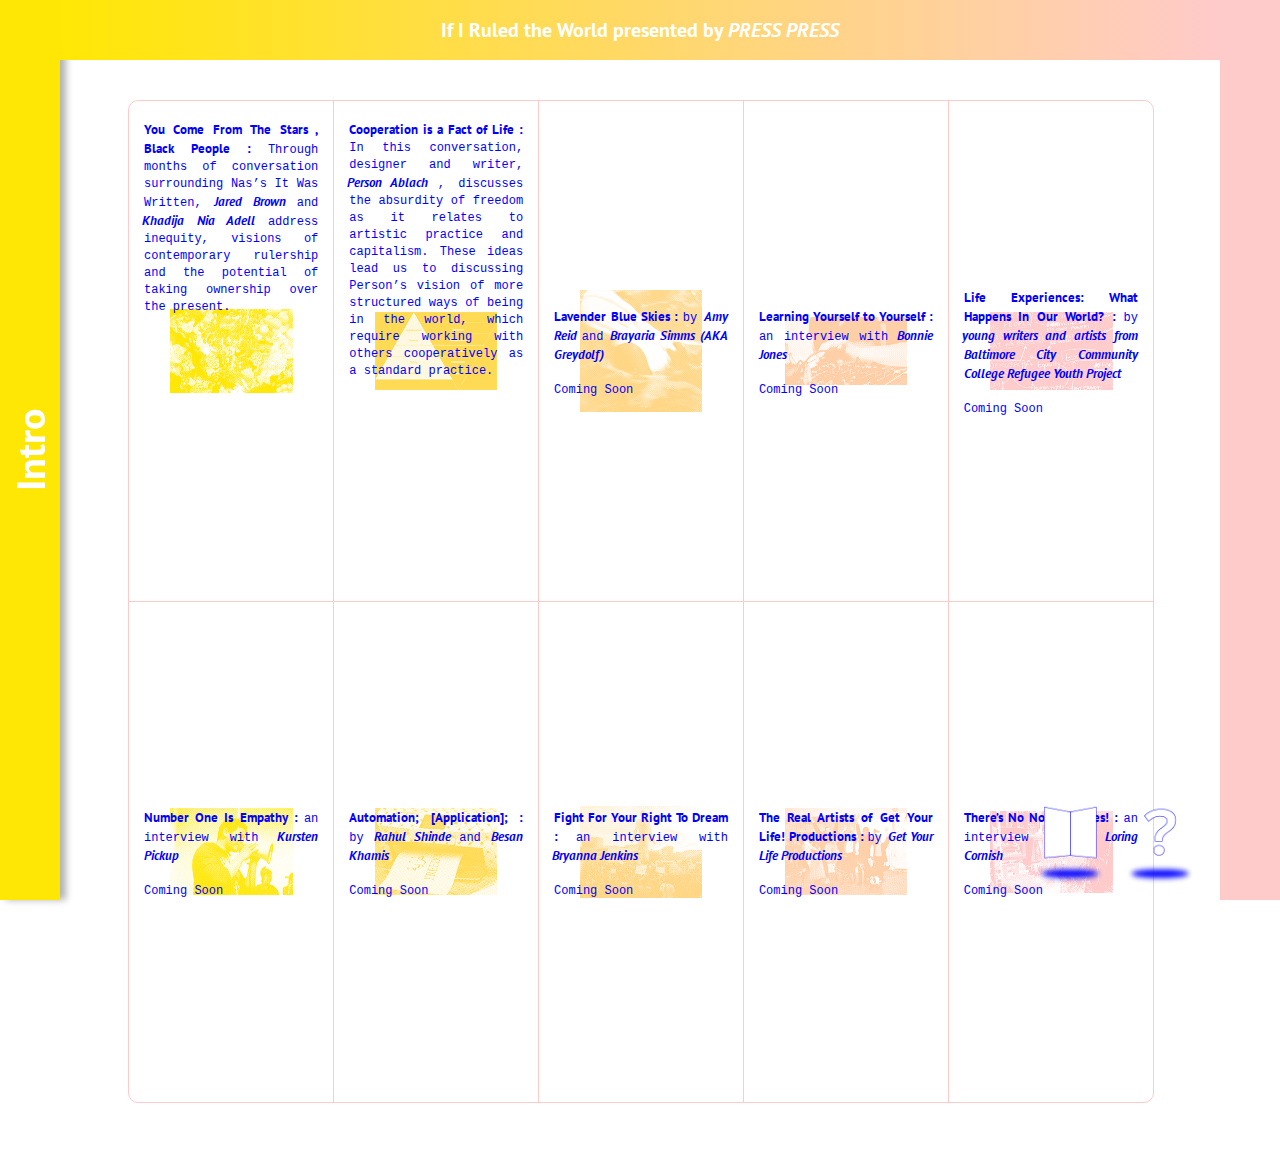
<file: index.html>
<!DOCTYPE html>

<html>

	<head>
		<title>If I Ruled the World</title>

		
		
		<meta name="viewport" content="width=device-width, initial-scale=1.0">
		<link rel="stylesheet" type="text/css" href="css/4.01.css">

		<link rel="apple-touch-icon" sizes="57x57" href="favicons/apple-touch-icon-57x57.png">
		<link rel="apple-touch-icon" sizes="60x60" href="favicons/apple-touch-icon-60x60.png">
		<link rel="apple-touch-icon" sizes="72x72" href="favicons/apple-touch-icon-72x72.png">
		<link rel="apple-touch-icon" sizes="76x76" href="favicons/apple-touch-icon-76x76.png">
		<link rel="apple-touch-icon" sizes="114x114" href="favicons/apple-touch-icon-114x114.png">
		<link rel="apple-touch-icon" sizes="120x120" href="favicons/apple-touch-icon-120x120.png">
		<link rel="apple-touch-icon" sizes="144x144" href="favicons/apple-touch-icon-144x144.png">
		<link rel="apple-touch-icon" sizes="152x152" href="favicons/apple-touch-icon-152x152.png">
		<link rel="apple-touch-icon" sizes="180x180" href="favicons/apple-touch-icon-180x180.png">
		<link rel="icon" type="image/png" href="favicons/favicon-32x32.png" sizes="32x32">
		<link rel="icon" type="image/png" href="favicons/android-chrome-192x192.png" sizes="192x192">
		<link rel="icon" type="image/png" href="favicons/favicon-96x96.png" sizes="96x96">
		<link rel="icon" type="image/png" href="favicons/favicon-16x16.png" sizes="16x16">
		<link rel="manifest" href="favicons/manifest.json">
		<link rel="mask-icon" href="favicons/safari-pinned-tab.svg" color="#0000ff">
		<meta name="msapplication-TileColor" content="#da532c">
		<meta name="msapplication-TileImage" content="favicons/mstile-144x144.png">
		<meta name="theme-color" content="#ffffff">

		<link href='https://fonts.googleapis.com/css?family=PT+Sans+Narrow|PT+Sans:400,700,400italic,700italic|PT+Mono|PT+Serif+Caption:400,400italic' rel='stylesheet' type='text/css'>
	</head>

	<body>
		<div class="container">
			<div class="navigation">
				<div class="intro" id="fade">
					<a class="external-link1" href="intro.html"></a>

					<div class="outer">
						<h1 class="inner1">Intro</h1>
					</div>
					
				</div>

				<div class="intro-close">
						
				</div>

				<div class="intro-text">
					<h3 id="click1">
						click to close
					</h3>
					<h3> 
						<span id="afterwards-title1">CALLING ALL IMAGINATIONS:</span>
						<br>
						<br>
						Last summer in Baltimore, just a few months following the Baltimore Uprising, I started reaching out to possible collaborators for a project that has now become If I Ruled The World. At that time, it felt like the most important thing I could do was to be present with other people who cohabitate the city, to be as aware as possible of the people around me and the vastly different experiences of this city that we all have. I’m not sure that I was able to discreetly identify this at the time; I didn’t know exactly why I was starting this project, but somehow this collection of works and conversations came out of an attempt to be fully present. Starting at that moment, and over the past couple months in Baltimore, for me, to be fully present has meant having conversations, or listening in on conversations, that investigate where freedom and joy exist in Baltimore and where freedom and joy could, but does not yet, exist in Baltimore.  
						<br>
						<br>
						The prompt for this project, taken from Nas’ song “If I Ruled The World” (It Was Written, 1996) featuring Lauryn Hill, is a contradiction itself; on one hand, it asserts that everyone has the right to take up space and envision the world as they want it, but on the other, it claims an old-school, hierarchical way of structuring life. However outdated this question might be, it provoked a series of collaborative, artistic responses and conversations by Baltimore-based creatives and activists, who attempted to find a contemporary way of asking the question itself. Artistic collaborators who stepped into this project did not only contribute content but also defined the direction of the entire project and identified new collaborators to pull in. Thus, this collection of unique voices, works and conversations grew organically over the past few months.
						<br>
						<br>
						When starting this project, my hope was that the prompt would inspire collaborators to imagine their most positive visions of the world, and through that positivity, would be able to thoughtfully and critically investigate the nuances within the struggle for social equity in our city. However, this collection of works evolved to approach art and activism much more broadly, touching on subjects such as health, education, language, public space and more. These themes that emerged in reaction to the on-going threads I set up, questions such as, <span class="italic">What makes you feel free? What is special to you about Baltimore? What do you say 100% yes to?</span> ground this investigation in the idea that activism can take many different forms, and is, at it’s root, something that is strongly tied to the ways we live our lives every single day. Instead of being a call for imagination, this project evolved to investigate and exemplify the concrete actions that can grow out of the audacity and the courage that it takes to imagine the world as you want it to be. 
						<br>
						<br>
						This is a call for more than imagination. <span class="bold">What if you ruled the world? </span>
						<br>
						<br>
						<span id="afterwards-title2">
							Kimi Hanauer
							<br>
							Press Press
						</span>
						<br>
						<br>
					</h3>
				</div>

				<div class="title" id="fade">
					<h1>If I Ruled the World</span> presented by <a href="http://presspress.info/" target="_blank"><span class="italic">PRESS PRESS</a></h1>
				</div>
	
				<div class="afterwards no-shadow" id="fade">
					
					<!-- <a class="external-link2" href="afterwards.html"></a> -->

					<div class="outer">
						<!-- <h1 class="inner2">Afterwards</h1> -->
					</div>
				</div>

				<a title="pdf download" class="pub-link" href="pdf/If-I-Ruled-The-World-2016.pdf" download></a>

				<a class="about-link" href="about.html"></a>
			</div>

			<div class="table-container">
					<ul>
						<li class="tl ch1">
							<a href="ch1.html">&nbsp;</a>

							<p> 
								<span class="ch-title">
									You Come From The Stars , Black People :
								</span> 
								<span class="desc-text">
									Through months of conversation surrounding Nas’s It Was Written,
								</span> 
								<span class="author-name">
									Jared Brown
								</span> and 
								<span class="author-name">
									Khadija Nia Adell
								</span> 
								<span class="desc-text">
									address inequity, visions of contemporary rulership and the potential of taking ownership over the present.
								</span> 
							</p>
						</li>
						<li class="ch2">
							<a href="ch2.html">&nbsp;</a>

							<p> 
								<span class="ch-title">
									Cooperation is a Fact of Life :
								</span> 
								<span class="desc-text">In this conversation, designer and writer,
								</span>
								<span class="author-name">
									Person Ablach
								</span>
								<span class="desc-text">
									, discusses the absurdity of freedom as it relates to artistic practice and capitalism. These ideas lead us to discussing Person’s vision of more structured ways of being in the world, which require working with others cooperatively as a standard practice.
								</span>

							</p>
						</li>
						<li class="ch3">

							<p> 
								<span class="ch-title">
									Lavender Blue Skies :
								</span> 
								<span class="desc-text">by</span>
								<span class="author-name">
									Amy Reid 
								</span> 
								and 
								<span class="author-name">
									Brayaria Simms (AKA Greydolf)
								</span>
								<br>
								<br>
								<span class="desc-text">
									Coming Soon
								</span>
							</p>
						</li>
						<li class="ch4">

							<p> 
								<span class="ch-title">
									Learning Yourself to Yourself :
								</span> 
								<span class="desc-text">an interview with</span>
								<span class="author-name">
									Bonnie Jones
								</span>
								<br>
								<br>
								<span class="desc-text">Coming Soon</span>
							</p>
						</li>
						<li class="tr ch5">

							<p> 
								<span class="ch-title">
									Life Experiences: What Happens In Our World? :
								</span> 
								<span class="desc-text">
									by
								</span>
								<span class="author-name">
									young writers and artists from Baltimore City Community College Refugee Youth Project
								</span>
									<br>
									<br>
								<span class="desc-text">
									Coming Soon
								</span>
							</p>
						</li>


					</ul>

					<ul>
						<li class="no-bottom bl ch6">

							<h2></h2>

							<p> 
								<span class="ch-title">
									Number One Is Empathy :
								</span> 
								<span class="desc-text">
									an interview with
								</span> 
								<span class="author-name">
									Kursten Pickup
								</span>
								<br>
								<br>
								<span class="desc-text">
									Coming Soon
								</span>
							</p>
						</li>
						<li class="no-bottom ch7">

							<p> 
								<span class="ch-title">
									Automation; [Application]; :
								</span> 
								<span class="desc-text">
									by
								</span>
								<span class="author-name">
									Rahul Shinde
								</span> 
								and 
								<span class="author-name">
									Besan Khamis
								</span>
								<br>
								<br>
								<span class="desc-text">
									Coming Soon
								</span>
							</p>
						</li>
						<li class="no-bottom ch8">

							<p> 
								<span class="ch-title"> 
									Fight For Your Right To Dream :
								</span> 
								<span class="desc-text">
									an interview with
								</span> 
								<span class="author-name">
									Bryanna Jenkins
								</span>
								<br>
								<br>
								<span class="desc-text">
									Coming Soon
								</span>
							</p>
						</li>
						<li class="no-bottom ch9">

							<p> 
								<span class="ch-title">
									The Real Artists of Get Your Life! Productions :
								</span> 
								<span class="desc-text">
									by 
								</span>
								<span class="author-name">
									Get Your Life Productions
								</span> 
								<br>
								<br>
								<span class="desc-text">
									Coming Soon
								</span>
							</p>
						</li>
						<li class="no-bottom br ch10">

							<p> 
								<span class="ch-title">
									There’s No No! Only Yes! :
								</span> 
								<span class="desc-text">
									an interview with
								</span> 
								<span class="author-name">
									Loring Cornish
								</span>
								<br>
								<br>
								<span class="desc-text">
									Coming Soon
								</span>
							</p>
						</li>


					</ul>
			</div>

			<h1 class="coming-soon">
				More chapters coming soon!
			</h1>
		</div>

		 <!--  <script src="https://ajax.googleapis.com/ajax/libs/jquery/1.11.3/jquery.min.js"></script> -->
		<script src="js/jquery-1.10.2.min.js"></script> 
		<script src="js/text-load.js"></script>
		
		
	</body>

</html>
</file>
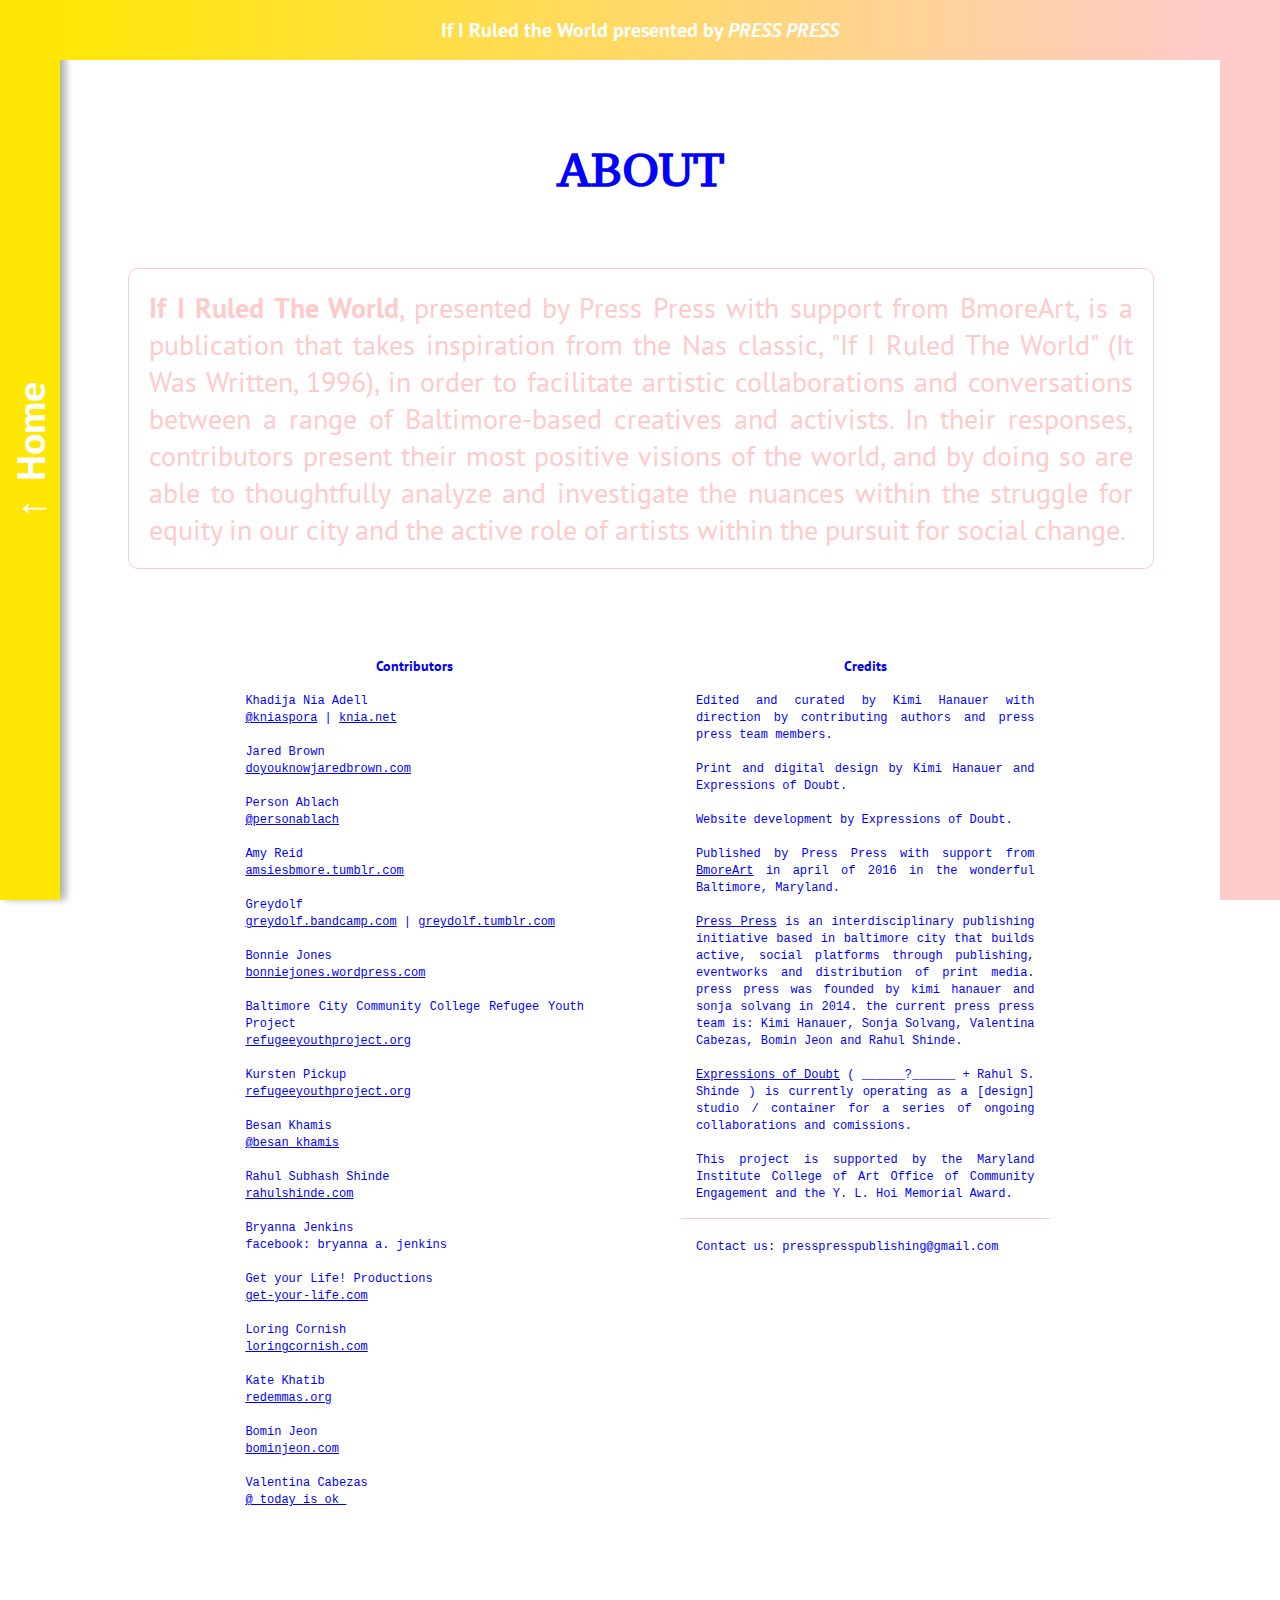
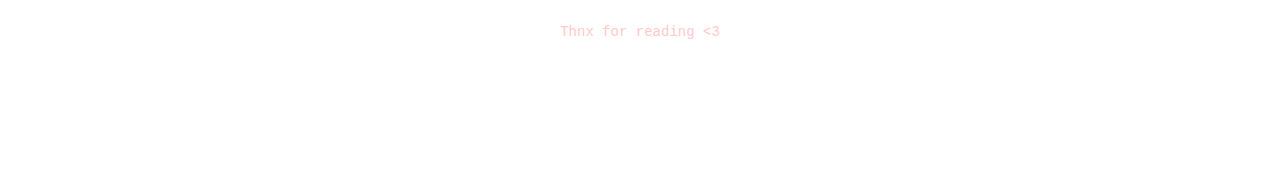
<file: about.html>
<!DOCTYPE html>

<html>

	<head>
		<title>About</title>

		
		
		<meta name="viewport" content="width=device-width, initial-scale=1.0">
		

		<link rel="apple-touch-icon" sizes="57x57" href="favicons/apple-touch-icon-57x57.png">
		<link rel="apple-touch-icon" sizes="60x60" href="favicons/apple-touch-icon-60x60.png">
		<link rel="apple-touch-icon" sizes="72x72" href="favicons/apple-touch-icon-72x72.png">
		<link rel="apple-touch-icon" sizes="76x76" href="favicons/apple-touch-icon-76x76.png">
		<link rel="apple-touch-icon" sizes="114x114" href="favicons/apple-touch-icon-114x114.png">
		<link rel="apple-touch-icon" sizes="120x120" href="favicons/apple-touch-icon-120x120.png">
		<link rel="apple-touch-icon" sizes="144x144" href="favicons/apple-touch-icon-144x144.png">
		<link rel="apple-touch-icon" sizes="152x152" href="favicons/apple-touch-icon-152x152.png">
		<link rel="apple-touch-icon" sizes="180x180" href="favicons/apple-touch-icon-180x180.png">
		<link rel="icon" type="image/png" href="favicons/favicon-32x32.png" sizes="32x32">
		<link rel="icon" type="image/png" href="favicons/android-chrome-192x192.png" sizes="192x192">
		<link rel="icon" type="image/png" href="favicons/favicon-96x96.png" sizes="96x96">
		<link rel="icon" type="image/png" href="favicons/favicon-16x16.png" sizes="16x16">
		<link rel="manifest" href="favicons/manifest.json">
		<link rel="mask-icon" href="favicons/safari-pinned-tab.svg" color="#0000ff">
		<meta name="msapplication-TileColor" content="#da532c">
		<meta name="msapplication-TileImage" content="favicons/mstile-144x144.png">
		<meta name="theme-color" content="#ffffff">
		
		<link href='https://fonts.googleapis.com/css?family=PT+Sans+Narrow|PT+Sans:400,700' rel='stylesheet' type='text/css'>
		
		<link rel="stylesheet" type="text/css" href="css/about.css">
		<link rel="stylesheet" type="text/css" href="css/4.01.css">
		<link rel="stylesheet" type="text/css" href="css/ch1.2.css">

		<link href='https://fonts.googleapis.com/css?family=PT+Sans+Narrow|PT+Sans:400,700,400italic,700italic|PT+Mono|PT+Serif+Caption:400,400italic' rel='stylesheet' type='text/css'>
	</head>

	<body>
		<div class="container">
			<div class="navigation">
				<div class="intro" id="fade">
					<a class="link-back" href="index.html"></a>

					<div class="outer">
						<h1 class="inner1">&#8593;<span class="link-space">_</span>Home</h1>
					</div>
					
				</div>

				<div class="title" id="fade">
					<h1>If I Ruled the World presented by <a href="http://presspress.info/" target="_blank"><span class="italic">PRESS PRESS</span></a></h1>
				</div>
	
				<div class="afterwards no-shadow" id="fade">

					<div class="outer">
						<!-- <h1 class="inner2">Afterwards</h1> -->
					</div>
				</div>
			</div>

			<div class="title-container no-border">
				<h1 class="ch-heading">
					ABOUT 
				</h1>
			</div>

			<div class="content-container no-border">

					<!-- <h1 class="title-intro">
						PRESS PRESS <span class="italic">proudly presents</span>
					</h1> -->

					<h2 class="text-container">
						<span class="bold">If I Ruled The World</span>, presented by Press Press with support from BmoreArt, is a publication that takes inspiration from the Nas classic, "If I Ruled The World" (It Was Written, 1996), in order to facilitate artistic collaborations and conversations between a range of Baltimore-based creatives and activists. In their responses, contributors present their most positive visions of the world, and by doing so are able to thoughtfully analyze and investigate the nuances within the struggle for equity in our city and the active role of artists within the pursuit for social change.
					</h2>
					
					<div class="schedule">
						
						<div class="sat">
							<h1>
								Contributors
							</h1>

							<p>
								Khadija Nia Adell 
								<br>
								<a href="https://www.instagram.com/kniaspora/" target="_blank">@kniaspora</a> |
								<a href="http://www.knia.net/" target="_blank">knia.net</a>
								<br>
								<br>
								Jared Brown
								<br>
								<a href="http://www.doyouknowjaredbrown.com/" target="_blank">doyouknowjaredbrown.com</a>
								<br>
								<br>
								Person Ablach
								<br>
								<a href="https://twitter.com/personablach" target="_blank">@personablach</a>
								<br>
								<br>
								Amy Reid 
								<br>
								<a href="http://amsiesbmore.tumblr.com/" target="_blank">amsiesbmore.tumblr.com</a>
								<br>
								<br>
								Greydolf 
								<br>
								<a href="http://greydolf.bandcamp.com/" target="_blank">greydolf.bandcamp.com</a> | <a href="http://greydolf.tumblr.com/" target="_blank">greydolf.tumblr.com</a>
								<br>
								<br>
								Bonnie Jones
								<br>
								<a href="https://bonniejones.wordpress.com/" target="_blank">bonniejones.wordpress.com</a>
								<br>
								<br>
								Baltimore City Community College Refugee Youth Project
								<br>
								<a href="http://refugeeyouthproject.org/" target="_blank">refugeeyouthproject.org</a>
								<br>
								<br>
								Kursten Pickup
								<br>
								<a href="http://refugeeyouthproject.org/" target="_blank">refugeeyouthproject.org</a>
								<br>
								<br>
								Besan Khamis
								<br>
								<a href="https://www.instagram.com/besan_khamis/" target="_blank">@besan_khamis</a>
								<br>
								<br>
								Rahul Subhash Shinde
								<br>
								<a href="http://rahulshinde.com/" target="_blank">rahulshinde.com</a>
								<br>
								<br>
								Bryanna Jenkins
								<br>
								facebook: bryanna a. jenkins
								<br>
								<br>
								Get your Life! Productions
								<br>
								<a href="http://get-your-life.com/" target="_blank">get-your-life.com</a>
								<br>
								<br>
								Loring Cornish
								<br>
								<a href="http://www.loringcornish.com/" target="_blank">loringcornish.com</a>
								<br>
								<br>
								Kate Khatib 
								<br>
								<a href="https://redemmas.org/" target="_blank">redemmas.org</a>
								<br>
								<br>
								Bomin Jeon
								<br>
								<a href="http://cargocollective.com/BominJeon" target="_blank">bominjeon.com</a>
								<br>
								<br>
								Valentina Cabezas
								<br>
								<a href="https://www.instagram.com/_today_is_ok_/" target="_blank">@_today_is_ok_</a>
							</p>
						</div>

						<div class="sun">
							<h1>
								Credits
							</h1>

							<p class="line-under">
								Edited and curated by Kimi Hanauer with direction by contributing authors and press press team members.
								<br>
								<br>
								Print and digital design by Kimi Hanauer and Expressions of Doubt.  
								<br>
								<br>
								Website development by Expressions of Doubt. 
								<br>
								<br>
								Published by Press Press with support from <a href="http://bmoreart.com/" target="_blank">BmoreArt</a> in april of 2016 in the wonderful Baltimore, Maryland. 
								<br>
								<br>
								<a href="http://presspress.info/" target="_blank">Press Press</a> is an interdisciplinary publishing initiative based in baltimore city that builds active, social platforms through publishing, eventworks and distribution of print media. press press was founded by kimi hanauer and sonja solvang in 2014. the current press press team is: Kimi Hanauer, Sonja Solvang, Valentina Cabezas, Bomin Jeon and Rahul Shinde.
								<br>
								<br>
								<a href="http://or-maybe.info/" target="_blank">Expressions of Doubt</a> ( ______?______ + Rahul S. Shinde ) is currently operating as a [design] studio / container for a series of ongoing collaborations and comissions.
								<br>
								<br>
								This project is supported by the Maryland Institute College of Art Office of Community Engagement and the Y. L. Hoi Memorial Award. 
							</p>

							<p>
								Contact us: presspresspublishing@gmail.com
							</p>
						</div>

					</div>

					<div class="stars-promo">
						<p>
							Thnx for reading <3
						</p>
					</div>
					
			</div>

						
		</div>

		 <!--  <script src="https://ajax.googleapis.com/ajax/libs/jquery/1.11.3/jquery.min.js"></script> -->
		<script src="js/jquery-1.10.2.min.js"></script>
		
		
	</body>

</html>
</file>
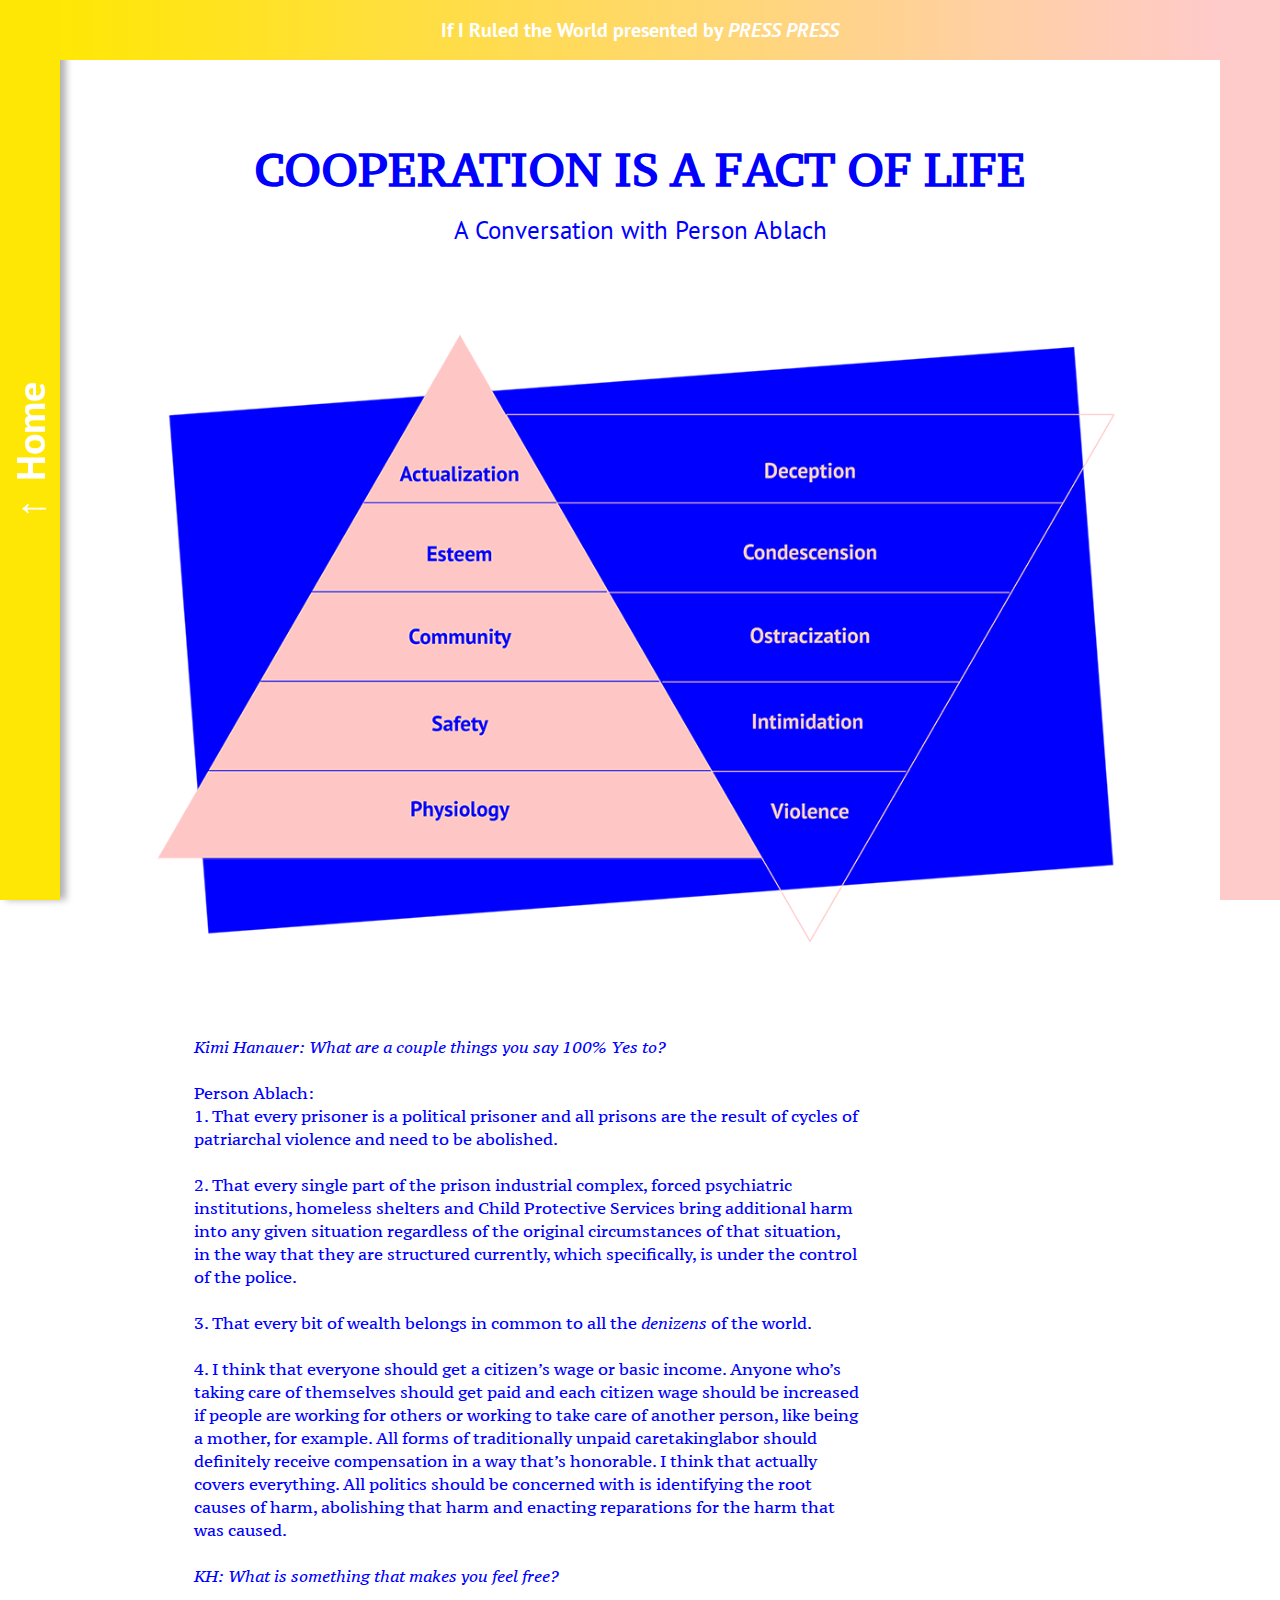
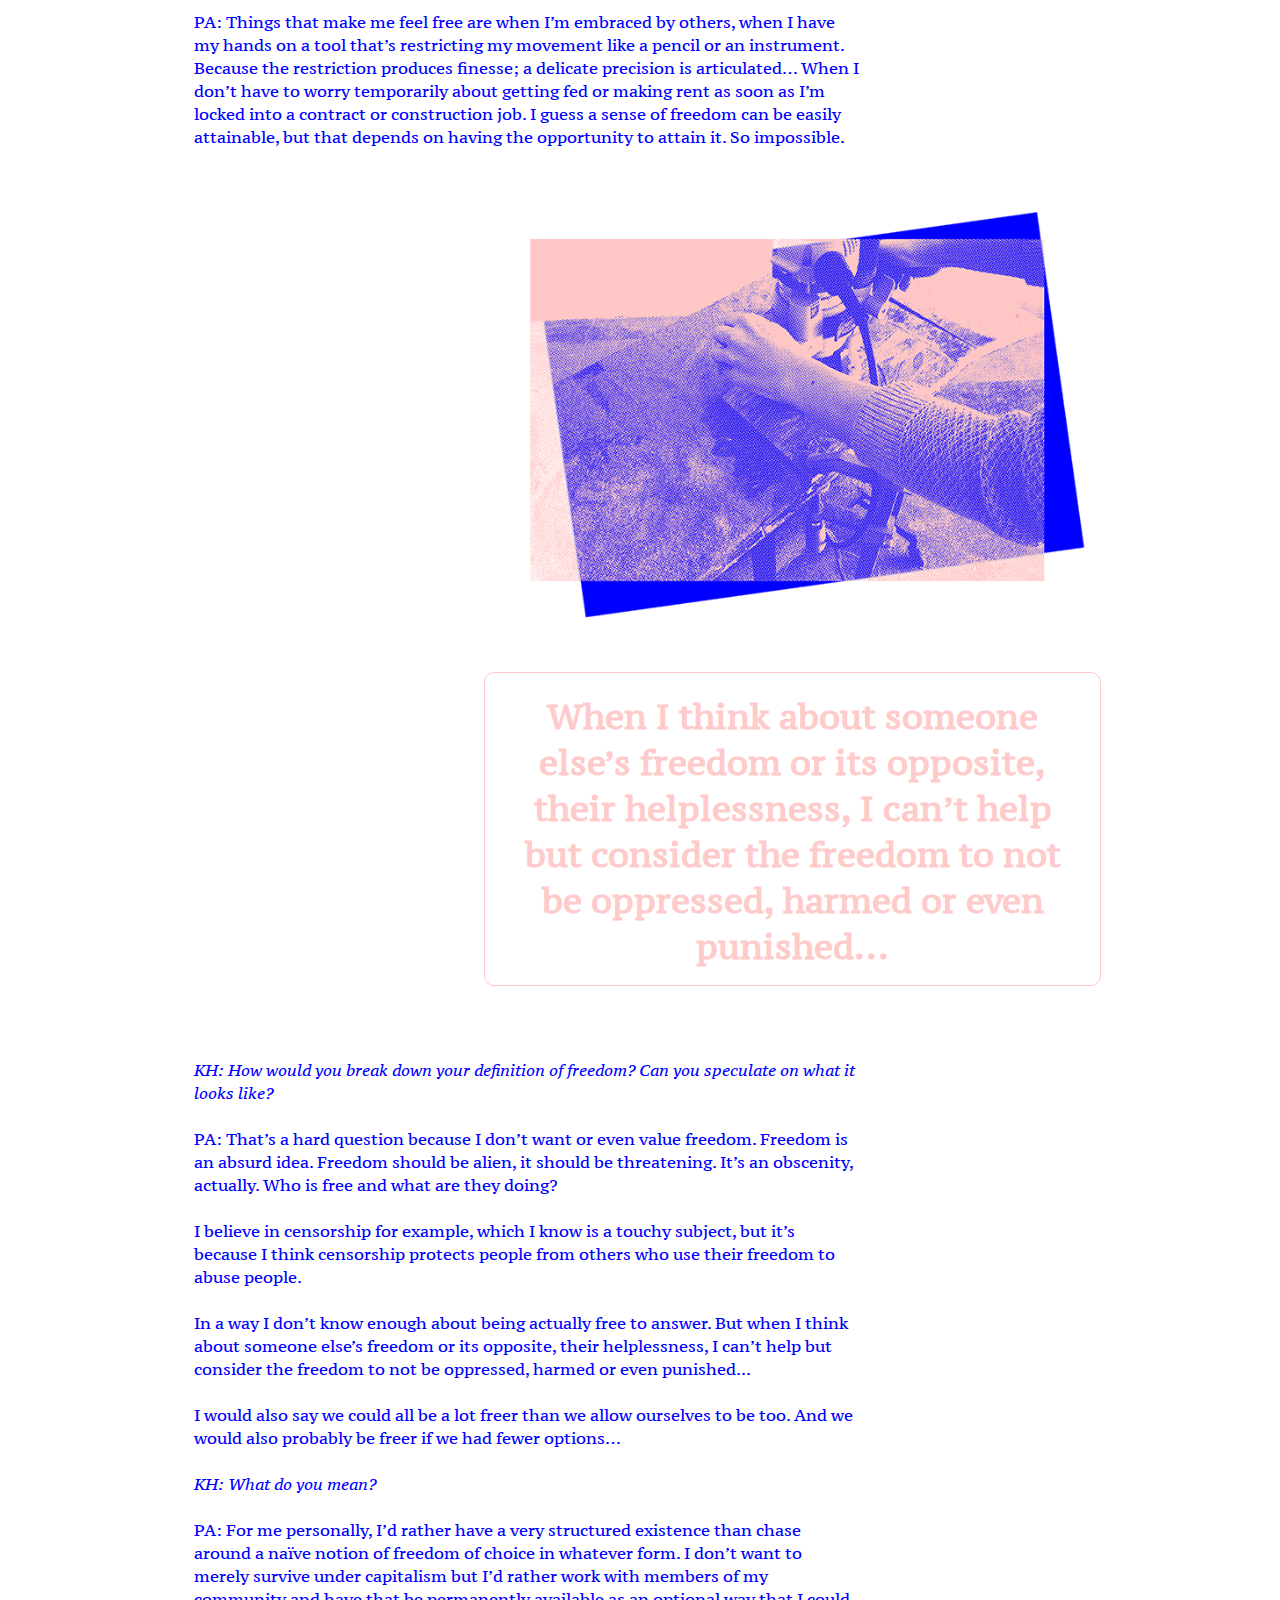
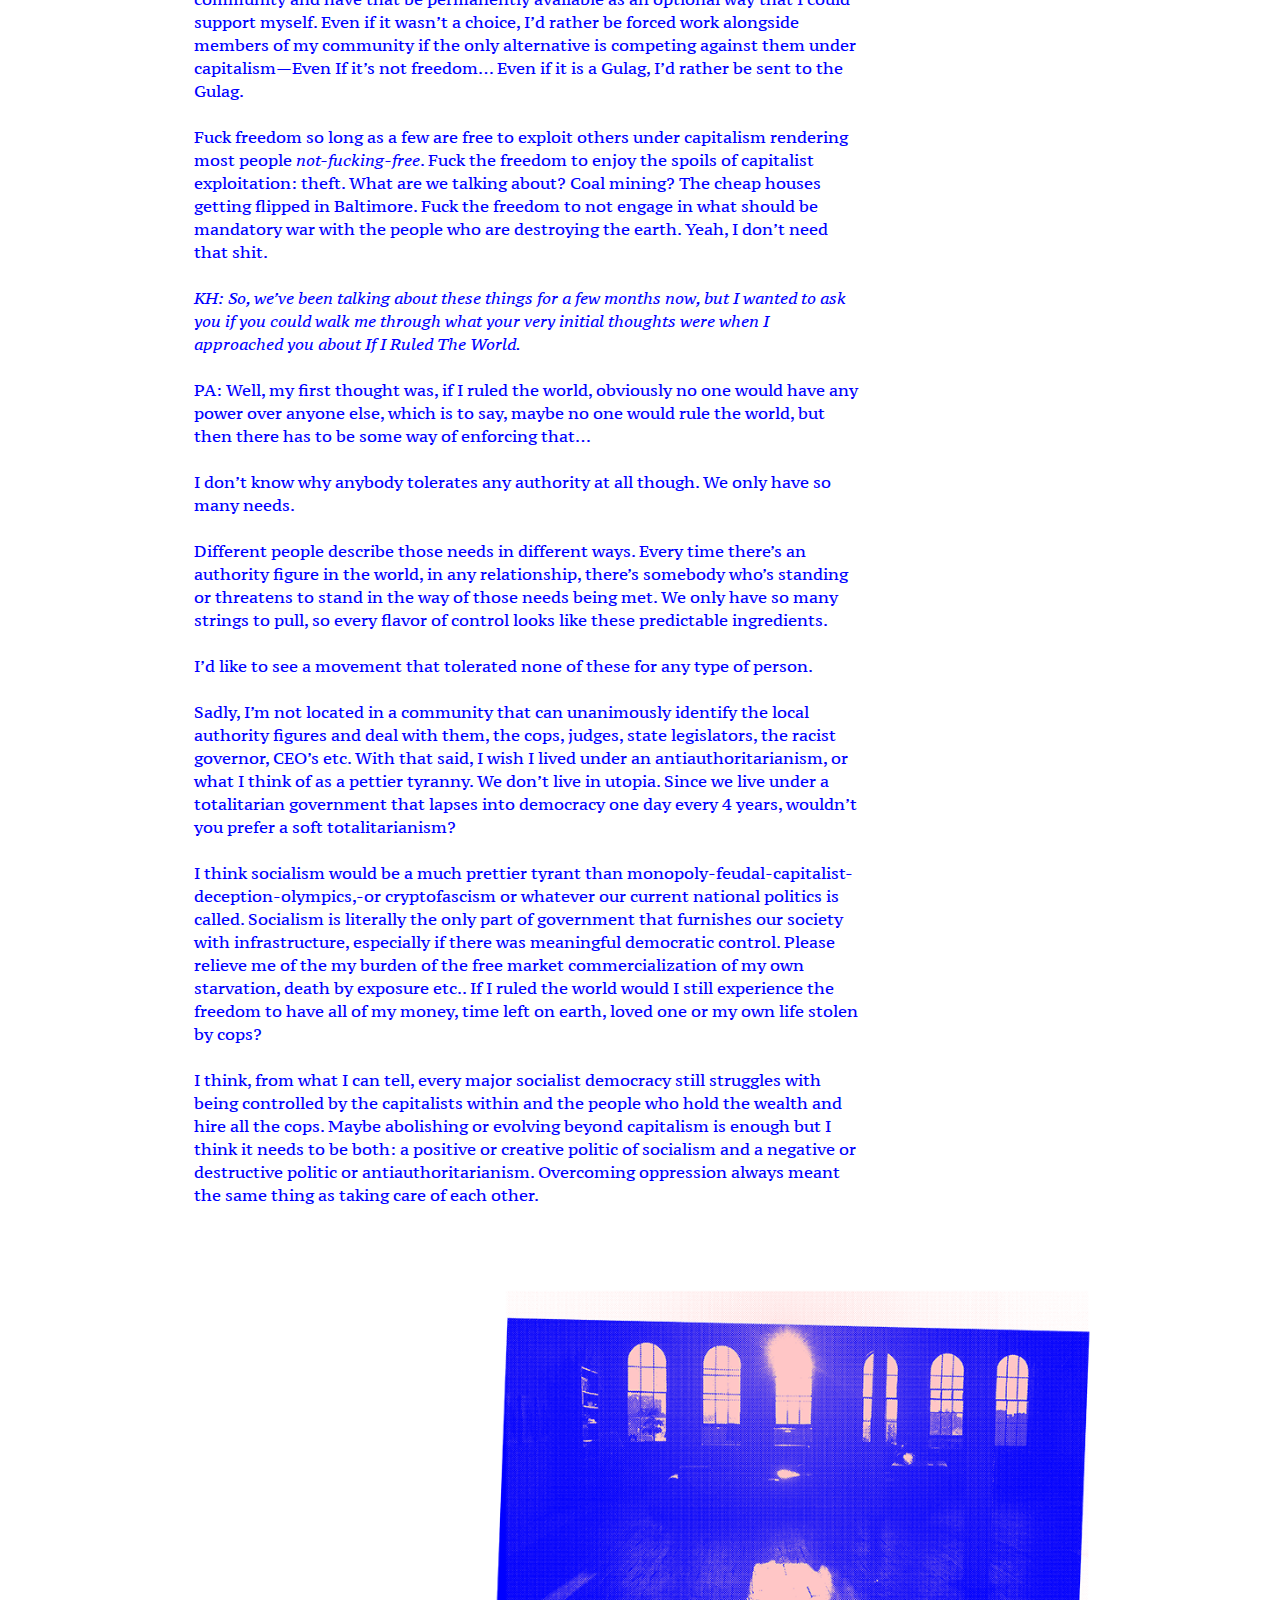
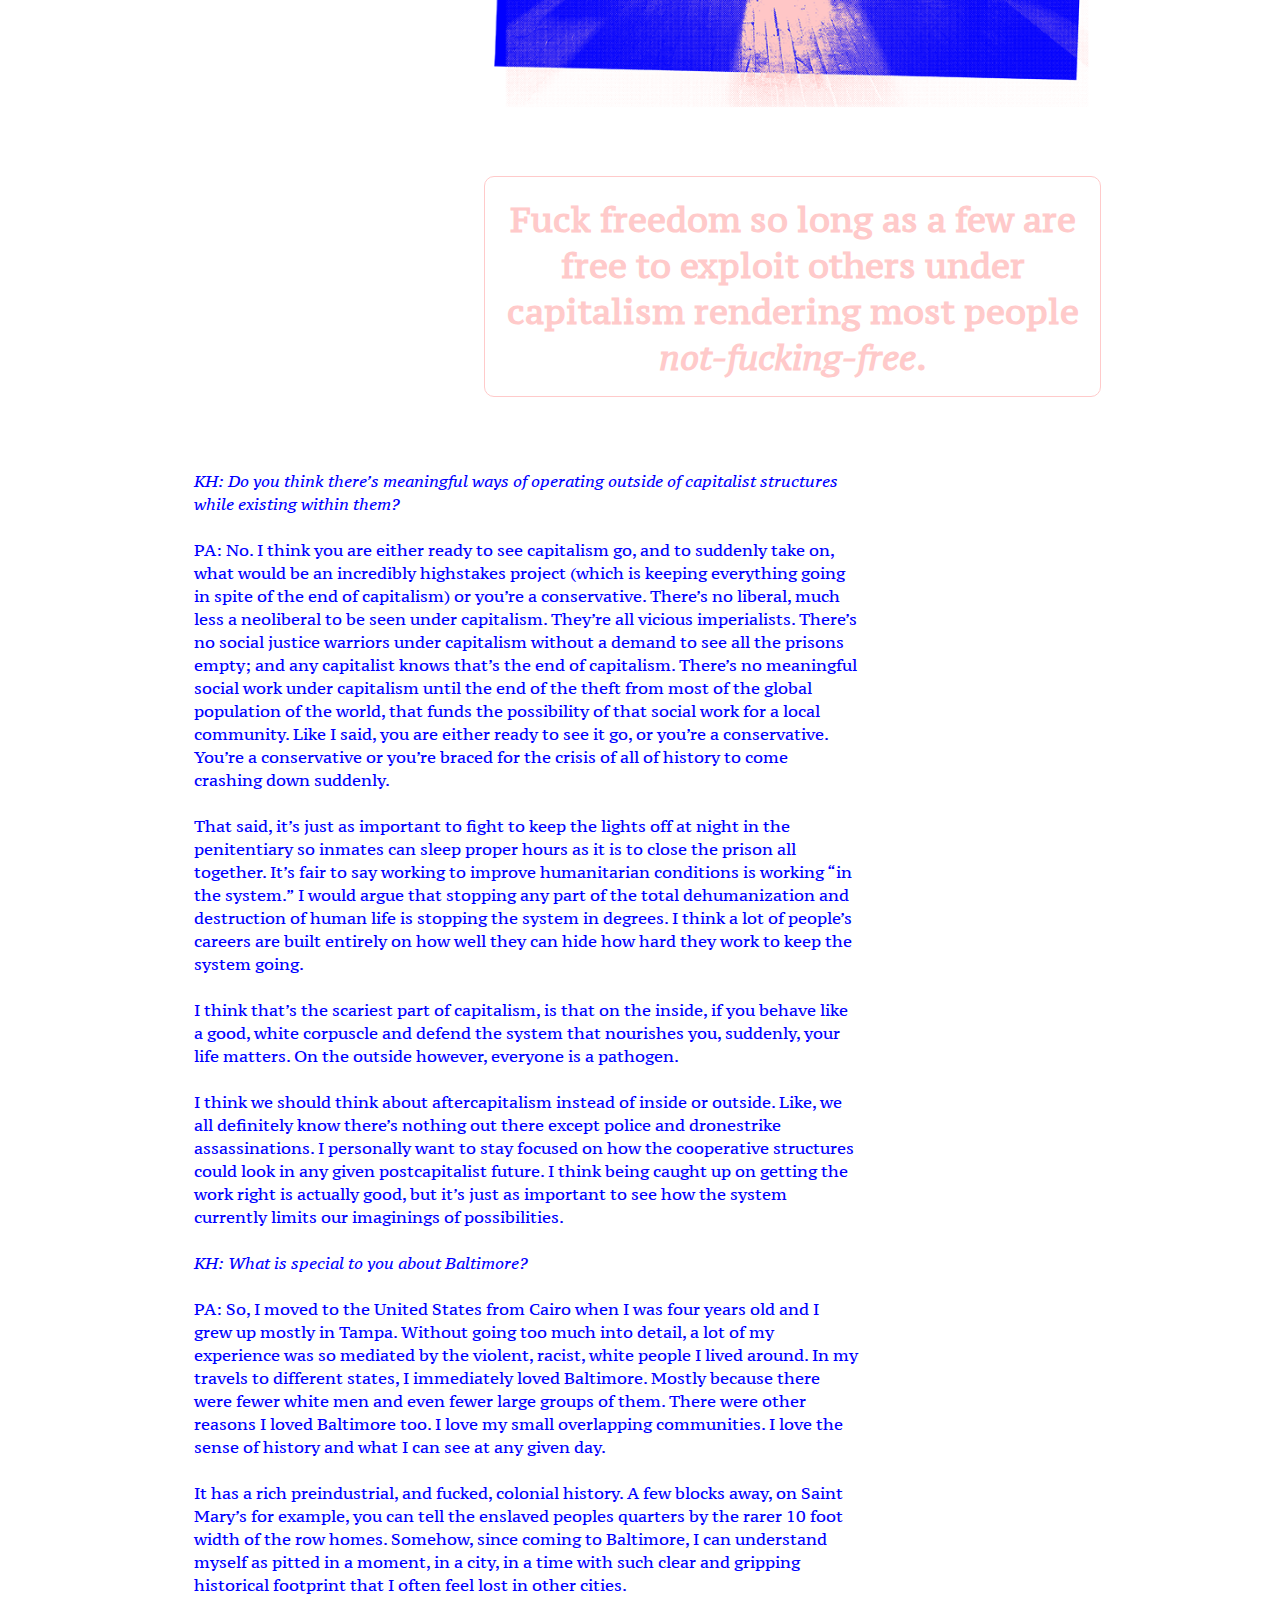
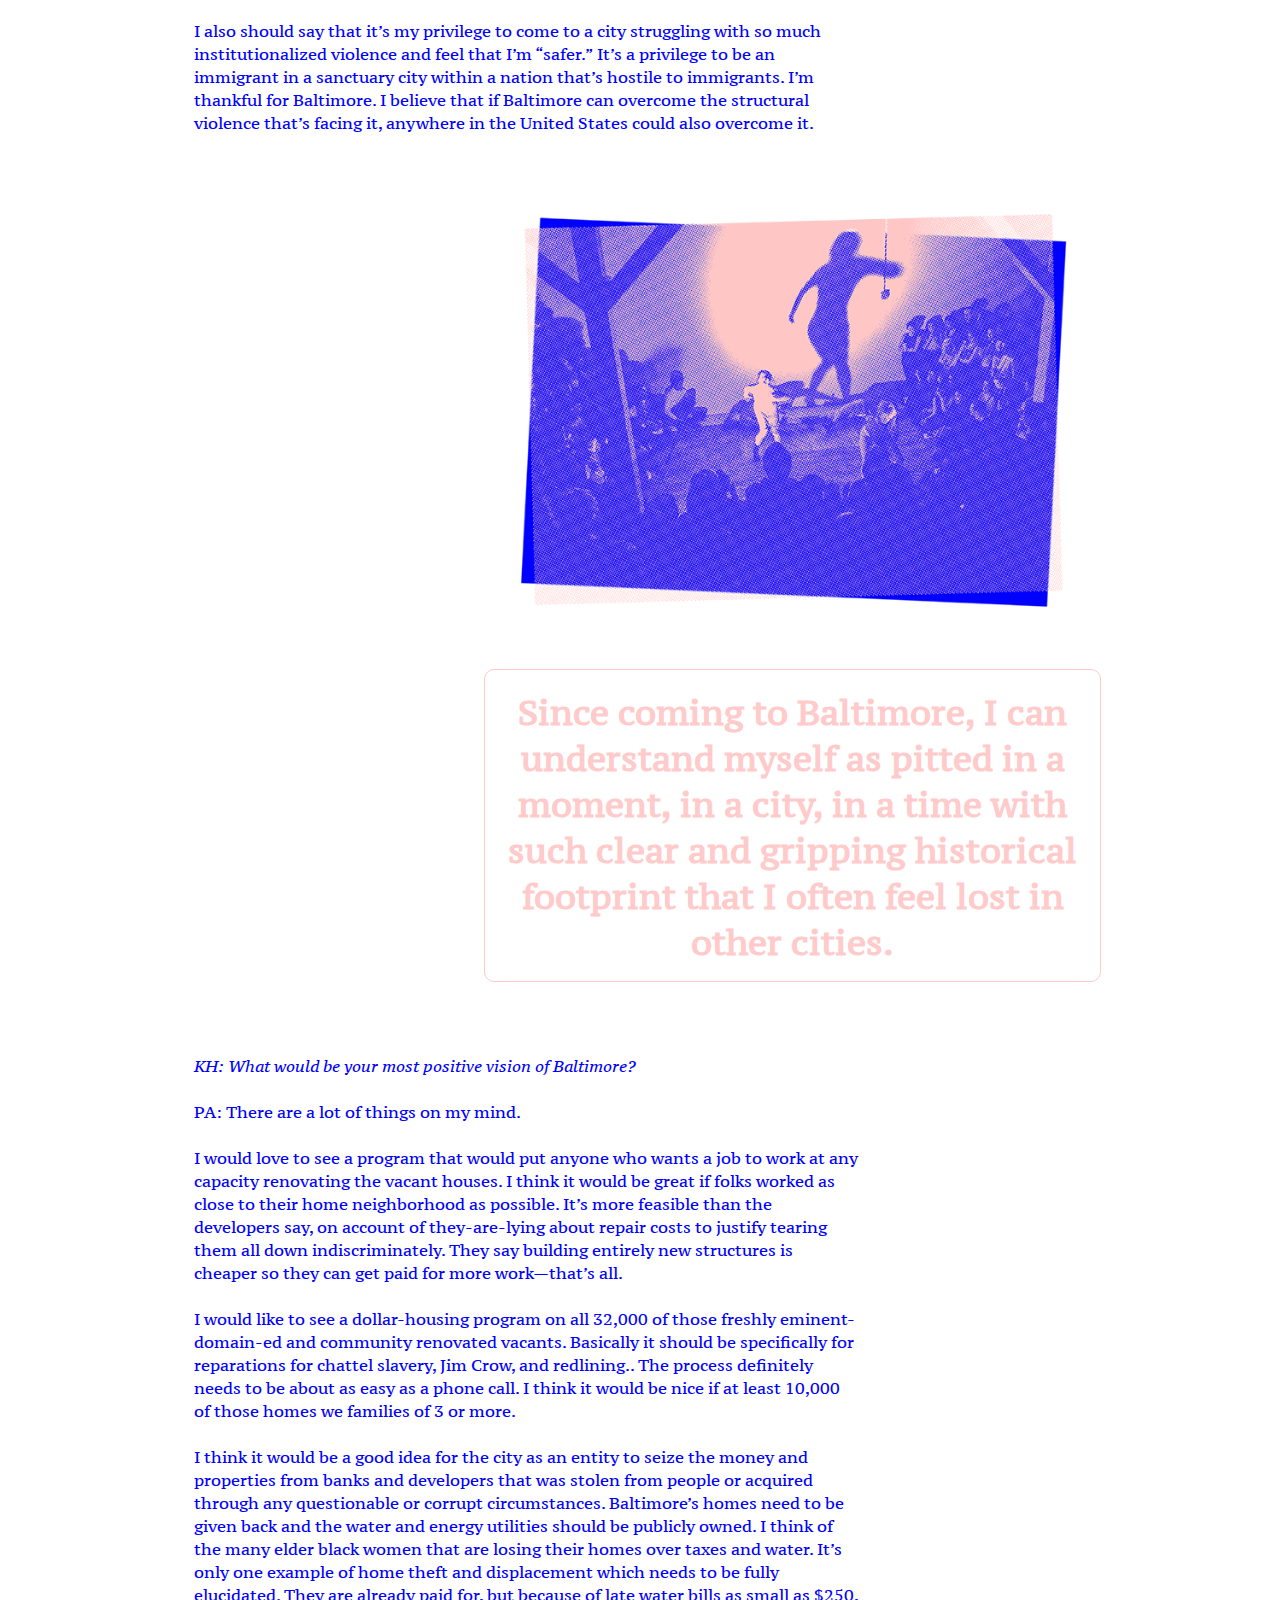
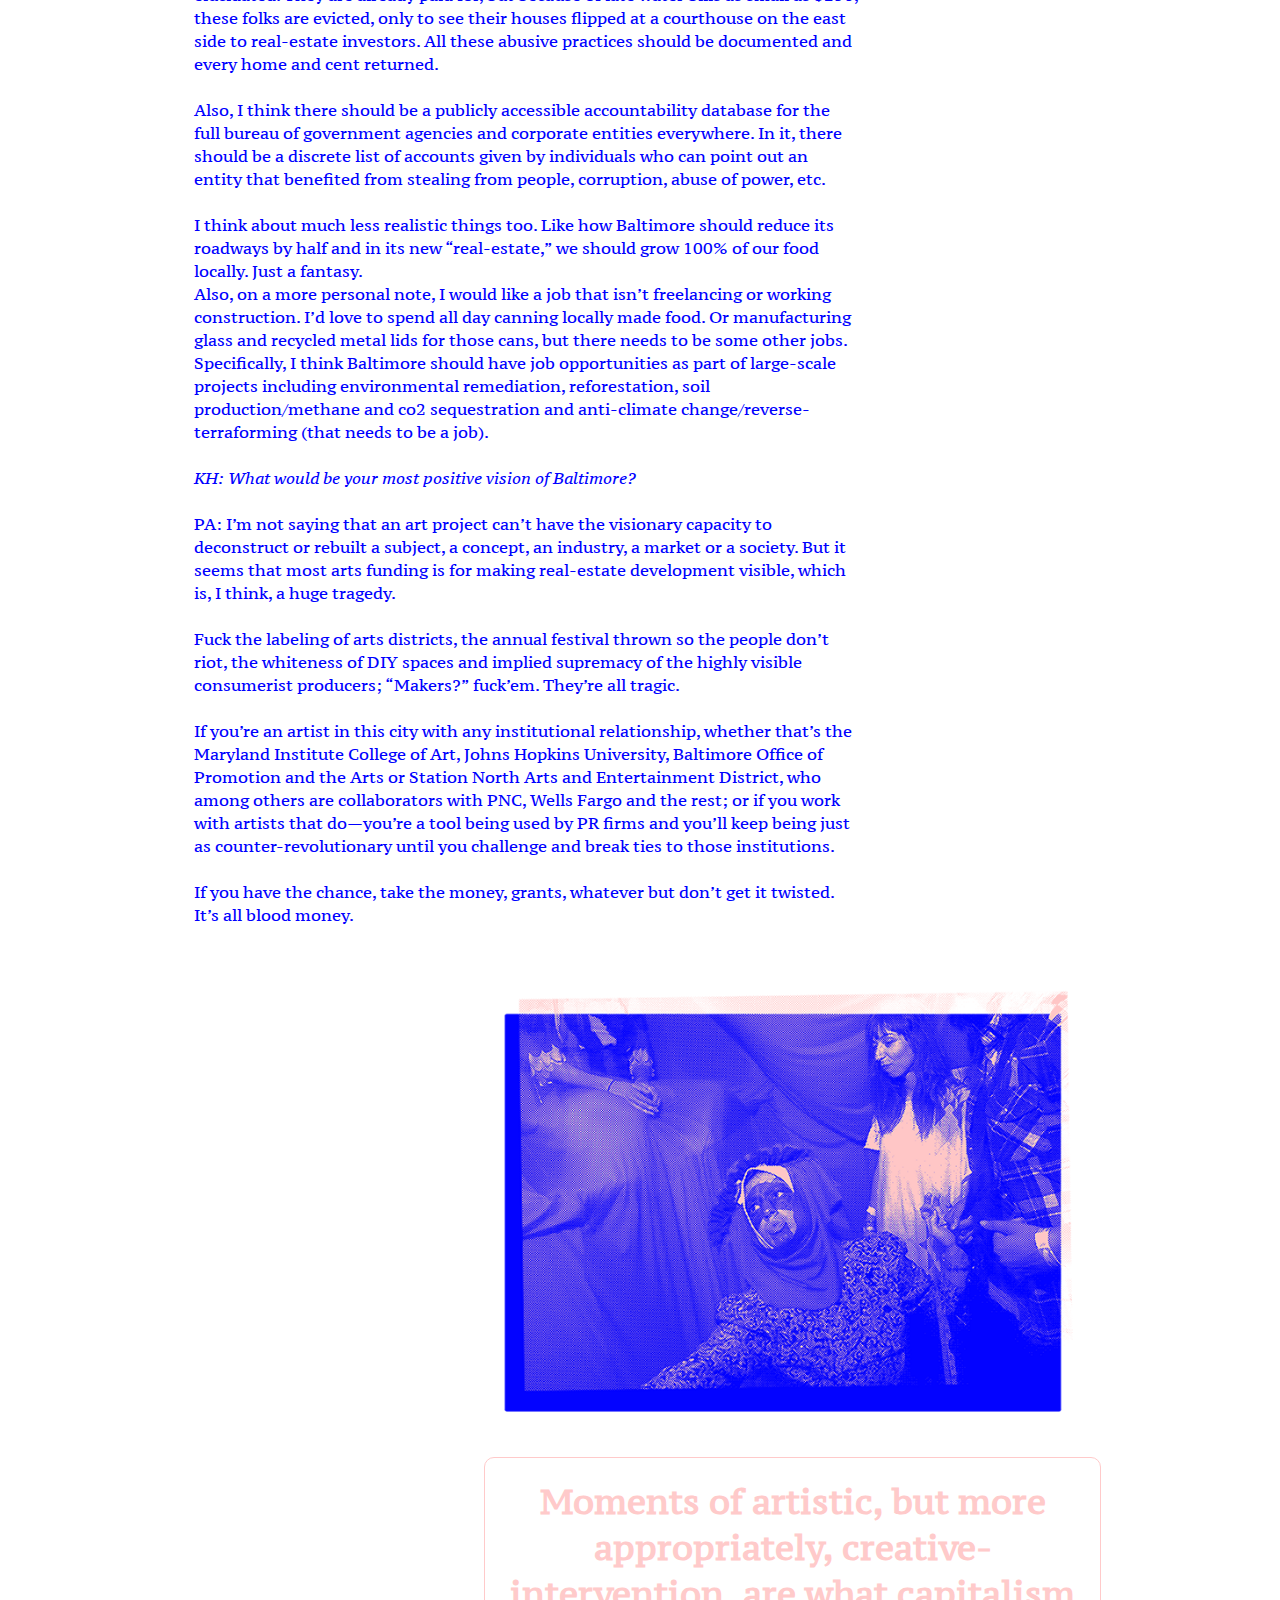
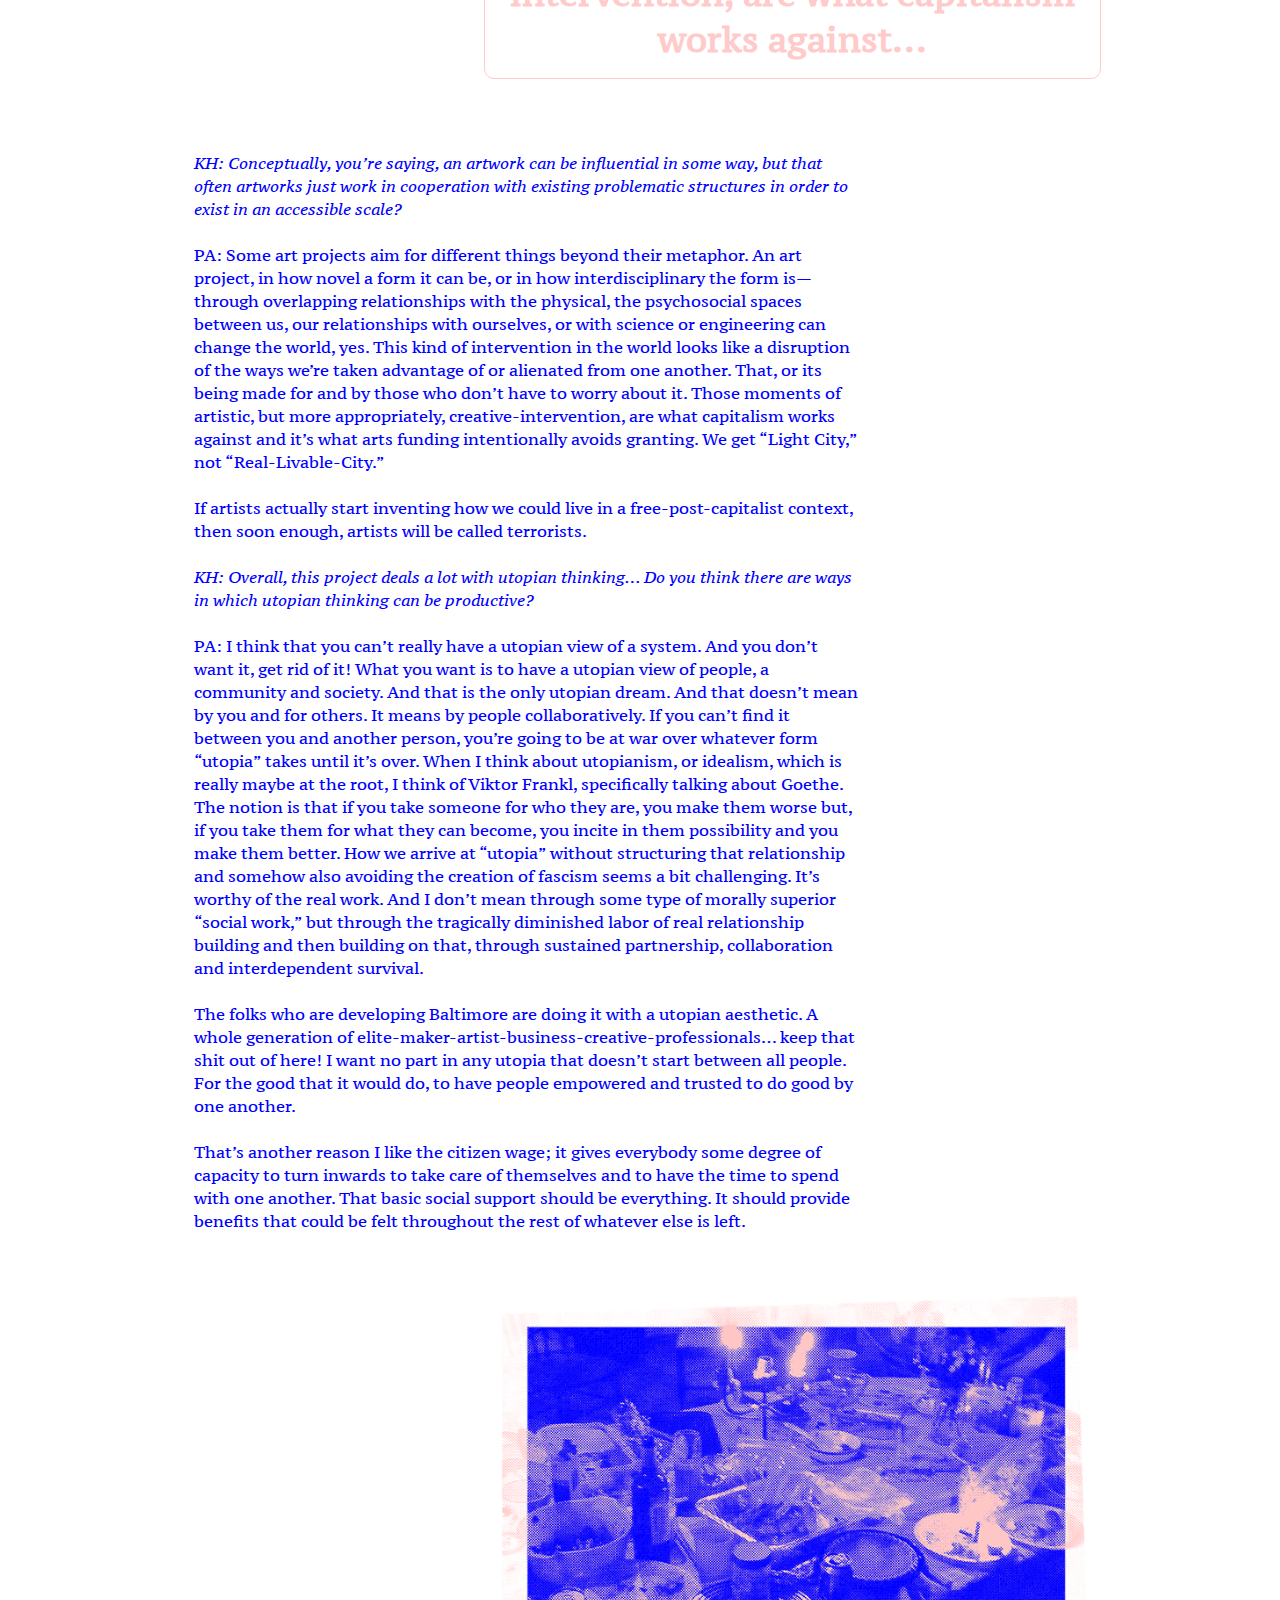
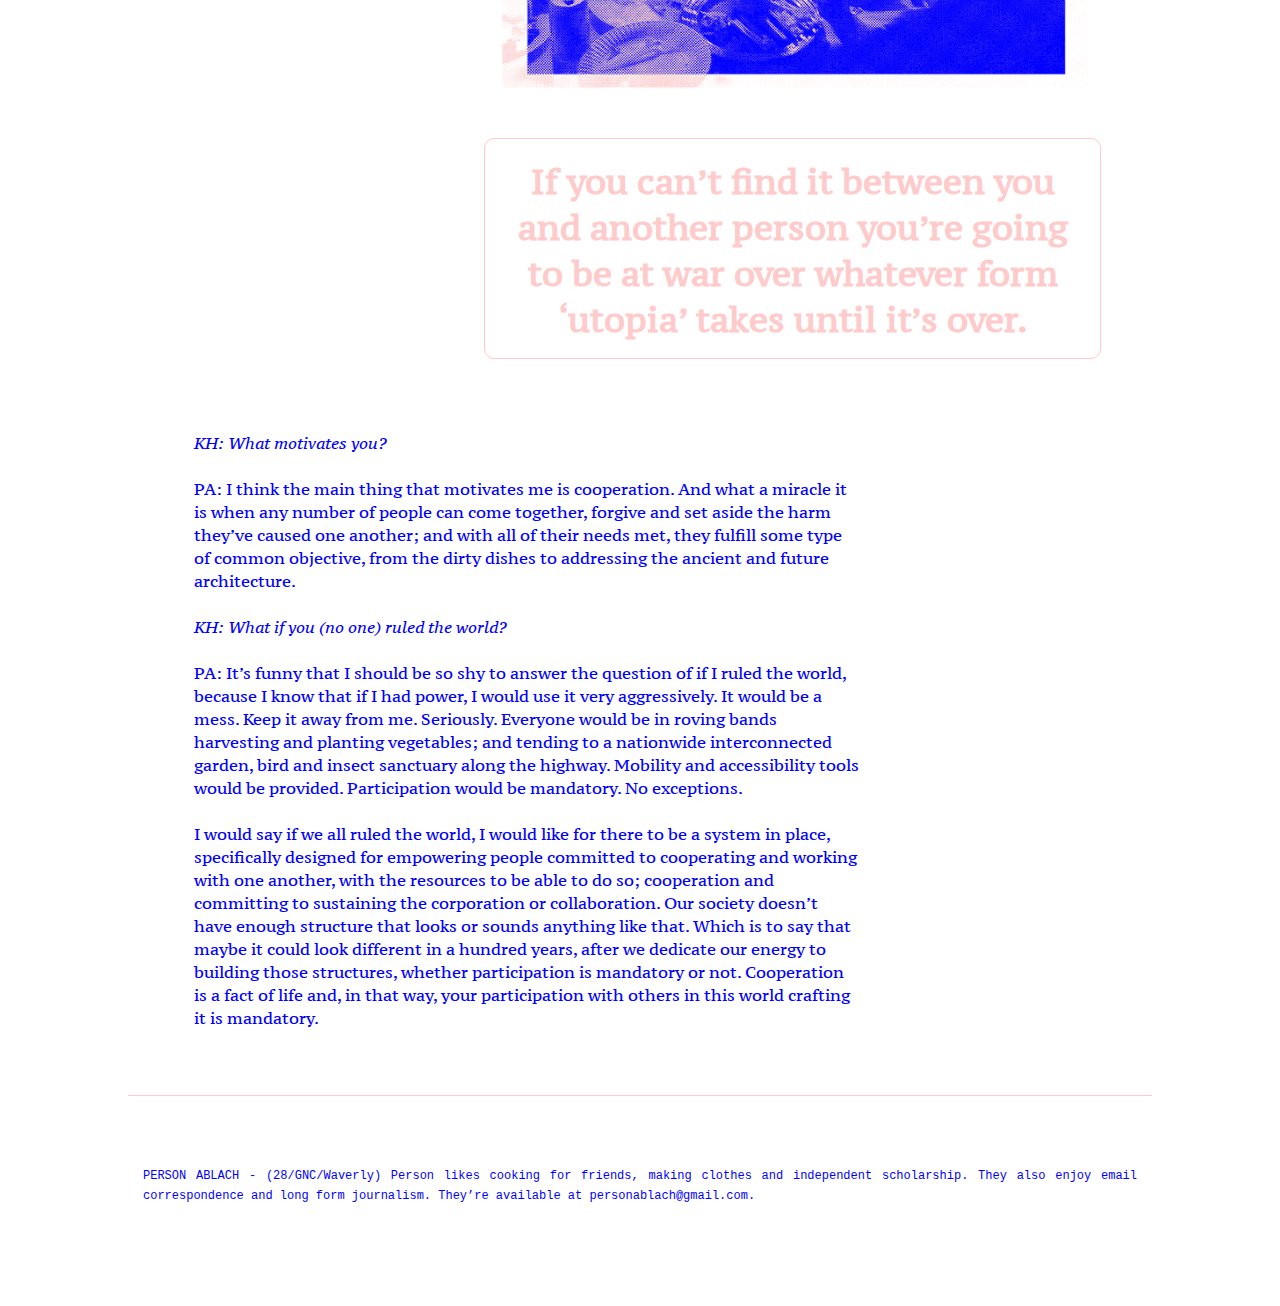
<file: ch2.html>
<!DOCTYPE html>

<html>

	<head>
		<title>Cooperation Is a Fact of Life</title>

		<meta name="viewport" content="width=device-width, initial-scale=1.0">

		<link rel="apple-touch-icon" sizes="57x57" href="favicons/apple-touch-icon-57x57.png">
		<link rel="apple-touch-icon" sizes="60x60" href="favicons/apple-touch-icon-60x60.png">
		<link rel="apple-touch-icon" sizes="72x72" href="favicons/apple-touch-icon-72x72.png">
		<link rel="apple-touch-icon" sizes="76x76" href="favicons/apple-touch-icon-76x76.png">
		<link rel="apple-touch-icon" sizes="114x114" href="favicons/apple-touch-icon-114x114.png">
		<link rel="apple-touch-icon" sizes="120x120" href="favicons/apple-touch-icon-120x120.png">
		<link rel="apple-touch-icon" sizes="144x144" href="favicons/apple-touch-icon-144x144.png">
		<link rel="apple-touch-icon" sizes="152x152" href="favicons/apple-touch-icon-152x152.png">
		<link rel="apple-touch-icon" sizes="180x180" href="favicons/apple-touch-icon-180x180.png">
		<link rel="icon" type="image/png" href="favicons/favicon-32x32.png" sizes="32x32">
		<link rel="icon" type="image/png" href="favicons/android-chrome-192x192.png" sizes="192x192">
		<link rel="icon" type="image/png" href="favicons/favicon-96x96.png" sizes="96x96">
		<link rel="icon" type="image/png" href="favicons/favicon-16x16.png" sizes="16x16">
		<link rel="manifest" href="favicons/manifest.json">
		<link rel="mask-icon" href="favicons/safari-pinned-tab.svg" color="#0000ff">
		<meta name="msapplication-TileColor" content="#da532c">
		<meta name="msapplication-TileImage" content="favicons/mstile-144x144.png">
		<meta name="theme-color" content="#ffffff">

		<link href='https://fonts.googleapis.com/css?family=PT+Sans+Narrow|PT+Sans:400,700,400italic,700italic|PT+Mono|PT+Serif+Caption:400,400italic' rel='stylesheet' type='text/css'>

		<link rel="stylesheet" type="text/css" href="css/4.01.css">
		<link rel="stylesheet" type="text/css" href="css/ch1.2.css">
	</head>

	<body>
		<div class="container">
			<div class="navigation">
				<div class="intro" id="fade">
					<a class="link-back" href="index.html"></a>

					<div class="outer">
						<h1 class="inner1">&#8593;<span class="link-space">_</span>Home</h1>
					</div>
					
				</div>


				<div class="title" id="fade">
					<h1>If I Ruled the World presented by <a href="http://presspress.info/" target="_blank"><span class="italic">PRESS PRESS</span></a></h1>
				</div>
	
				<div class="afterwards no-shadow" id="fade">
					
					<!-- <a class="link-forward" href="ch2.html"></a> -->

					<div class="outer">
						<!-- <h1 class="inner2">Cooperation<span class="link-space">_</span>is<span class="link-space">_</span>a<span class="link-space">_</span>Fact<span class="link-space">_</span>of<span class="link-space">_</span>Life<span class="link-space">_</span>&#8593;</h1> -->
					</div>
				</div>
			</div>

			<div class="title-container no-border">
				<h1 class="ch-heading">
					COOPERATION IS A FACT OF LIFE 
				</h1>

				<h2 class="ch-authors">
					A Conversation with Person Ablach 
				</h2>
			</div>

			<div class="content-container no-border">
				<img class="full-image web" src="img/ch2/d.png">
				<img class="full-image middle" src="img/ch2/d-middle.png">
				<img class="full-image mobile" src="img/ch2/d-mobile.png">
			</div>

			<div class="content-container no-border">
				<p class="ch-interview">
					<span class="interview1">Kimi Hanauer: What are a couple things you say 100% Yes to?</span> 
					<br>
					<br>
					Person Ablach:
					<br>
					1. That every prisoner is a political prisoner and all prisons are the result of cycles of patriarchal violence and need to be abolished.
					<br>
					<br>
					2. That every single part of the prison industrial complex, forced psychiatric institutions, homeless shelters and Child Protective Services bring additional harm into any given situation regardless of the original circumstances of that situation, in the way that they are structured currently, which specifically, is under the control of the police.
					<br>
					<br>
					3. That every bit of wealth belongs in common to all the <span class="interview1">denizens</span> of the world.
					<br>
					<br>
					4. I think that everyone should get a citizen’s wage or basic income. Anyone who’s taking care of themselves should get paid and each citizen wage should be increased if people are working for others or working to take care of another person, like being a mother, for example. All forms of traditionally unpaid caretakinglabor should definitely receive compensation in a way that’s honorable. I think that actually covers everything. All politics should be concerned with is identifying the root causes of harm, abolishing that harm and enacting reparations for the harm that was caused.
					<br>
					<br>
					<span class="interview1">KH: What is something that makes you feel free?</span>
					<br>
					<br>
					PA: Things that make me feel free are when I’m embraced by others, when I have my hands on a tool that’s restricting my movement like a pencil or an instrument. Because the restriction produces finesse; a delicate precision is articulated… When I don’t have to worry temporarily about getting fed or making rent as soon as I’m locked into a contract or construction job. I guess a sense of freedom can be easily attainable, but that depends on having the opportunity to attain it. So impossible. 
				</p>
			</div>

			<div class="content-container no-border">

				<img class="img-half web" id="img-negative" src="img/ch2/1.png">
				<img class="img-half middle" id="img-negative" src="img/ch2/1-mobile.png">
				<img class="img-half mobile" id="img-negative" src="img/ch2/1-mobile.png">

				<h3 class="ch-pull">

					<span class="bold">When I think about someone else’s freedom or its opposite, their helplessness, I can’t help but consider the freedom to not be oppressed, harmed or even punished...</span>  
				</h3>
			</div>

			<div class="content-container no-border">
				<p class="ch-interview">
					<span class="interview1">KH: How would you break down your definition of freedom? Can you speculate on what it looks like?</span>
					<br>
					<br>
					PA: That’s a hard question because I don’t want or even value freedom. Freedom is an absurd idea. Freedom should be alien, it should be threatening. It’s an obscenity, actually. Who is free and what are they doing?
					<br>
					<br>
					I believe in censorship for example, which I know is a touchy subject, but it’s because I think censorship protects people from others who use their freedom to abuse people.
					<br>
					<br>
					In a way I don’t know enough about being actually free to answer. But when I think about someone else’s freedom or its opposite, their helplessness, I can’t help but consider the freedom to not be oppressed, harmed or even punished...
					<br>
					<br>
					I would also say we could all be a lot freer than we allow ourselves to be too. And we would also probably be freer if we had fewer options… 
					<br>
					<br>
					<span class="interview1">KH: What do you mean?</span>
					<br>
					<br>
					PA: For me personally, I’d rather have a very structured existence than chase around a naïve notion of freedom of choice in whatever form. I don’t want to merely survive under capitalism but I’d rather work with members of my community and have that be permanently available as an optional way that I could support myself. Even if it wasn’t a choice, I’d rather be forced work alongside members of my community if the only alternative is competing against them under capitalism—Even If it’s not freedom… Even if it is a Gulag, I’d rather be sent to the Gulag.
					<br>
					<br>
					Fuck freedom so long as a few are free to exploit others under capitalism rendering most people <span class="italic">not-fucking-free</span>. Fuck the freedom to enjoy the spoils of capitalist exploitation: theft. What are we talking about? Coal mining? The cheap houses getting flipped in Baltimore. Fuck the freedom to not engage in what should be mandatory war with the people who are destroying the earth. Yeah, I don’t need that shit.
					<br>
					<br>
					<span class="interview1">KH: So, we’ve been talking about these things for a few months now, but I wanted to ask you if you could walk me through what your very initial thoughts were when I approached you about If I Ruled The World.</span>
					<br>
					<br>
					PA: Well, my first thought was, if I ruled the world, obviously no one would have any power over anyone else, which is to say, maybe no one would rule the world, but then there has to be some way of enforcing that…
					<br>
					<br>
					I don’t know why anybody tolerates any authority at all though. We only have so many needs.
					<br>
					<br>
					Different people describe those needs in different ways. Every time there’s an authority figure in the world, in any relationship, there’s somebody who’s standing or threatens to stand in the way of those needs being met. We only have so many strings to pull, so every flavor of control looks like these predictable ingredients.
					<br>
					<br>				
					I’d like to see a movement that tolerated none of these for any type of person.
					<br>
					<br>
					Sadly, I’m not located in a community that can unanimously identify the local authority figures and deal with them, the cops, judges, state legislators, the racist governor, CEO’s etc. With that said, I wish I lived under an antiauthoritarianism, or what I think of as a pettier tyranny. We don’t live in utopia. Since we live under a totalitarian government that lapses into democracy one day every 4 years, wouldn’t you prefer a soft totalitarianism?
					<br>
					<br>
					I think socialism would be a much prettier tyrant than monopoly-feudal-capitalist-deception-olympics,-or cryptofascism or whatever our current national politics is called. Socialism is literally the only part of government that furnishes our society with infrastructure, especially if there was meaningful democratic control. Please relieve me of the my burden of the free market commercialization of my own starvation, death by exposure etc.. If I ruled the world would I still experience the freedom to have all of my money, time left on earth, loved one or my own life stolen by cops?
					<br>
					<br>
					I think, from what I can tell, every major socialist democracy still struggles with being controlled by the capitalists within and the people who hold the wealth and hire all the cops. Maybe abolishing or evolving beyond capitalism is enough but I think it needs to be both: a positive or creative politic of socialism and a negative or destructive politic or antiauthoritarianism. Overcoming oppression always meant the same thing as taking care of each other.
				</p>
			</div>
				
			<div class="content-container no-border">

				<img class="img-half web" id="img-negative" src="img/ch2/2.png">
				<img class="img-half middle" id="img-negative" src="img/ch2/2-mobile.png">
				<img class="img-half mobile" id="img-negative" src="img/ch2/2-mobile.png">

				<h3 class="ch-pull">
					<span class="bold">Fuck freedom so long as a few are free to exploit others under capitalism rendering most people <span class="italic">not-fucking-free</span>.</span>  
				</h3>
			</div>

			<div class="content-container no-border">
				<p class="ch-interview">
					<span class="interview1">KH: Do you think there’s meaningful ways of operating outside of capitalist structures while existing within them?</span>
					<br>
					<br>
					PA: No. I think you are either ready to see capitalism go, and to suddenly take on, what would be an incredibly highstakes project (which is keeping everything going in spite of the end of capitalism) or you’re a conservative. There’s no liberal, much less a neoliberal to be seen under capitalism. They’re all vicious imperialists. There’s no social justice warriors under capitalism without a demand to see all the prisons empty; and any capitalist knows that’s the end of capitalism. There’s no meaningful social work under capitalism until the end of the theft from most of the global population of the world, that funds the possibility of that social work for a local community. Like I said, you are either ready to see it go, or you’re a conservative. You’re a conservative or you’re braced for the crisis of all of history to come crashing down suddenly.
					<br>
					<br>
					That said, it’s just as important to fight to keep the lights off at night in the penitentiary so inmates can sleep proper hours as it is to close the prison all together. It’s fair to say working to improve humanitarian conditions is working “in the system.” I would argue that stopping any part of the total dehumanization and destruction of human life is stopping the system in degrees. I think a lot of people’s careers are built entirely on how well they can hide how hard they work to keep the system going.
					<br>
					<br>
					I think that’s the scariest part of capitalism, is that on the inside, if you behave like a good, white corpuscle and defend the system that nourishes you, suddenly, your life matters. On the outside however, everyone is a pathogen.
					<br>
					<br>
					I think we should think about aftercapitalism instead of inside or outside. Like, we all definitely know there’s nothing out there except police and dronestrike assassinations. I personally want to stay focused on how the cooperative structures could look in any given postcapitalist future. I think being caught up on getting the work right is actually good, but it’s just as important to see how the system currently limits our imaginings of possibilities.
					<br>
					<br>
					<span class="interview1">KH: What is special to you about Baltimore?</span>
					<br>
					<br>
					PA: So, I moved to the United States from Cairo when I was four years old and I grew up mostly in Tampa. Without going too much into detail, a lot of my experience was so mediated by the violent, racist, white people I lived around. In my travels to different states, I immediately loved Baltimore. Mostly because there were fewer white men and even fewer large groups of them. There were other reasons I loved Baltimore too. I love my small overlapping communities. I love the sense of history and what I can see at any given day.
					<br>
					<br>
					It has a rich preindustrial, and fucked, colonial history. A few blocks away, on Saint Mary’s for example, you can tell the enslaved peoples quarters by the rarer 10 foot width of the row homes. Somehow, since coming to Baltimore, I can understand myself as pitted in a moment, in a city, in a time with such clear and gripping historical footprint that I often feel lost in other cities.
					<br>
					<br>
					I also should say that it’s my privilege to come to a city struggling with so much institutionalized violence and feel that I’m “safer.” It’s a privilege to be an immigrant in a sanctuary city within a nation that’s hostile to immigrants. I’m thankful for Baltimore. I believe that if Baltimore can overcome the structural violence that’s facing it, anywhere in the United States could also overcome it.
				</p>
			</div>

			<div class="content-container no-border">

				<img class="img-half web" id="img-negative" src="img/ch2/3.png">
				<img class="img-half middle" id="img-negative" src="img/ch2/3-mobile.png">
				<img class="img-half mobile" id="img-negative" src="img/ch2/3-mobile.png">

				<h3 class="ch-pull" id="pull2">
					<span class="bold">Since coming to Baltimore, I can understand myself as pitted in a moment, in a city, in a time with such clear and gripping historical footprint that I often feel lost in other cities.</span>  
				</h3>
			</div>

			<div class="content-container no-border">
				<p class="ch-interview">
					<span class="interview1">KH: What would be your most positive vision of Baltimore?</span>
					<br>
					<br>
					PA: There are a lot of things on my mind. 
					<br>
					<br>
					I would love to see a program that would put anyone who wants a job to work at any capacity renovating the vacant houses. I think it would be great if folks worked as close to their home neighborhood as possible. It’s more feasible than the developers say, on account of they-are-lying about repair costs to justify tearing them all down indiscriminately. They say building entirely new structures is cheaper so they can get paid for more work—that’s all.
					<br>
					<br>
					I would like to see a dollar-housing program on all 32,000 of those freshly eminent-domain-ed and community renovated vacants. Basically it should be specifically for reparations for chattel slavery, Jim Crow, and redlining.. The process definitely needs to be about as easy as a phone call. I think it would be nice if at least 10,000 of those homes we families of 3 or more. 
					<br>
					<br>
					I think it would be a good idea for the city as an entity to seize the money and properties from banks and developers that was stolen from people or acquired through any questionable or corrupt circumstances. Baltimore’s homes need to be given back and the water and energy utilities should be publicly owned. I think of the many elder black women that are losing their homes over taxes and water. It’s only one example of home theft and displacement which needs to be fully elucidated. They are already paid for, but because of late water bills as small as $250, these folks are evicted, only to see their houses flipped at a courthouse on the east side to real-estate investors. All these abusive practices should be documented and every home and cent returned.
					<br>
					<br>
					Also, I think there should be a publicly accessible accountability database for the full bureau of government agencies and corporate entities everywhere. In it, there should be a discrete list of accounts given by individuals who can point out an entity that benefited from stealing from people, corruption, abuse of power, etc.
					<br>
					<br>
					I think about much less realistic things too. Like how Baltimore should reduce its roadways by half and in its new “real-estate,” we should grow 100% of our food locally. Just a fantasy.
					<br>
					Also, on a more personal note, I would like a job that isn’t freelancing or working construction. I’d love to spend all day canning locally made food. Or manufacturing glass and recycled metal lids for those cans, but there needs to be some other jobs. Specifically, I think Baltimore should have job opportunities as part of large-scale projects including environmental remediation, reforestation, soil production/methane and co2 sequestration and anti-climate change/reverse-terraforming (that needs to be a job). 
					<br>
					<br>
					<span class="interview1">KH: What would be your most positive vision of Baltimore?</span>
					<br>
					<br>
					PA: I’m not saying that an art project can’t have the visionary capacity to deconstruct or rebuilt a subject, a concept, an industry, a market or a society. But it seems that most arts funding is for making real-estate development visible, which is, I think, a huge tragedy.
					<br>
					<br>
					Fuck the labeling of arts districts, the annual festival thrown so the people don’t riot, the whiteness of DIY spaces and implied supremacy of the highly visible consumerist producers; “Makers?” fuck’em. They’re all tragic. 
					<br>
					<br>
					If you’re an artist in this city with any institutional relationship, whether that’s the Maryland Institute College of Art, Johns Hopkins University, Baltimore Office of Promotion and the Arts or Station North Arts and Entertainment District, who among others are collaborators with PNC, Wells Fargo and the rest; or if you work with artists that do—you’re a tool being used by PR firms and you’ll keep being just as counter-revolutionary until you challenge and break ties to those institutions. 
					<br>
					<br>
					If you have the chance, take the money, grants, whatever but don’t get it twisted. It’s all blood money.

				</p>
			</div>

			<div class="content-container no-border">

				<img class="img-half web" id="img-negative" src="img/ch2/4.png">
				<img class="img-half middle" id="img-negative" src="img/ch2/4-mobile.png">
				<img class="img-half mobile" id="img-negative" src="img/ch2/4-mobile.png">

				<h3 class="ch-pull">
					<span class="bold">Moments of  artistic, but more appropriately, creative-intervention, are what capitalism works against...</span>  
				</h3>
			</div>

			<div class="content-container no-border">
				<p class="ch-interview">
					<span class="interview1">KH: Conceptually, you’re saying, an artwork can be influential in some way, but that often artworks just work in cooperation with existing problematic structures in order to exist in an accessible scale?</span>
					<br>
					<br>
					PA: Some art projects aim for different things beyond their metaphor. An art project, in how novel a form it can be, or in how interdisciplinary the form is—through overlapping relationships with the physical, the psychosocial spaces between us, our relationships with ourselves, or with science or engineering can change the world, yes. This kind of intervention in the world looks like a disruption of the ways we’re taken advantage of or alienated from one another. That, or its being made for and by those who don’t have to worry about it. Those moments of artistic, but more appropriately, creative-intervention, are what capitalism works against and it’s what arts funding intentionally avoids granting. We get “Light City,” not “Real-Livable-City.”
					<br>
					<br> 
					If artists actually start inventing how we could live in a free-post-capitalist context, then soon enough, artists will be called terrorists.
					<br>
					<br>
					<span class="interview1">KH: Overall, this project deals a lot with utopian thinking… Do you think there are ways in which utopian thinking can be productive? </span>
					<br>
					<br>
					PA: I think that you can’t really have a utopian view of a system. And you don’t want it, get rid of it! What you want is to have a utopian view of people, a community and society. And that is the only utopian dream. And that doesn’t mean by you and for others. It means by people collaboratively. If you can’t find it between you and another person, you’re going to be at war over whatever form “utopia” takes until it’s over. When I think about utopianism, or idealism, which is really maybe at the root, I think of Viktor Frankl, specifically talking about Goethe. The notion is that if you take someone for who they are, you make them worse but, if you take them for what they can become, you incite in them possibility and you make them better. How we arrive at “utopia” without structuring that relationship and somehow also avoiding the creation of fascism seems a bit challenging. It’s worthy of the real work. And I don’t mean through some type of morally superior “social work,” but through the tragically diminished labor of real relationship building and then building on that, through sustained partnership, collaboration and interdependent survival.
 					<br>
 					<br>
					The folks who are developing Baltimore are doing it with a utopian aesthetic. A whole generation of elite-maker-artist-business-creative-professionals… keep that shit out of here! I want no part in any utopia that doesn’t start between all people. For the good that it would do, to have people empowered and trusted to do good by one another.
					<br>
					<br>
					That’s another reason I like the citizen wage; it gives everybody some degree of capacity to turn inwards to take care of themselves and to have the time to spend with one another. That basic social support should be everything. It should provide benefits that could be felt throughout the rest of whatever else is left.

				</p>
			</div>

			<div class="content-container no-border">

				<img class="img-half web" id="img-negative" src="img/ch2/5.png">
				<img class="img-half middle" id="img-negative" src="img/ch2/5-mobile.png">
				<img class="img-half mobile" id="img-negative" src="img/ch2/5-mobile.png">
				
				<h3 class="ch-pull" id="pull3">
					<span class="bold">If you can’t find it between you and another person you’re going to be at war over whatever form ‘utopia’ takes until it’s over.</span>  
				</h3>

			</div>

			<div class="content-container no-border line-bottom">
				<p class="ch-interview">
					<span class="interview1">KH: What motivates you?</span>
					<br>
					<br>
					PA: I think the main thing that motivates me is cooperation. And what a miracle it is when any number of people can come together, forgive and set aside the harm they’ve caused one another; and with all of their needs met, they fulfill some type of common objective, from the dirty dishes to addressing the ancient and future architecture. 
					<br>
					<br>
					<span class="interview1">KH: What if you (no one) ruled the world?</span>
					<br>
					<br>
					PA: It’s funny that I should be so shy to answer the question of if I ruled the world, because I know that if I had power, I would use it very aggressively. It would be a mess. Keep it away from me. Seriously. Everyone would be in roving bands harvesting and planting vegetables; and tending to a nationwide interconnected garden, bird and insect sanctuary along the highway. Mobility and accessibility tools would be provided. Participation would be mandatory. No exceptions.
					<br>
					<br>
					I would say if we all ruled the world, I would like for there to be a system in place, specifically designed for empowering people committed to cooperating and working with one another, with the resources to be able to do so; cooperation and committing to sustaining the corporation or collaboration. Our society doesn’t have enough structure that looks or sounds anything like that. Which is to say that maybe it could look different in a hundred years, after we dedicate our energy to building those structures, whether participation is mandatory or not. Cooperation is a fact of life and, in that way, your participation with others in this world crafting it is mandatory.
				</p>
			</div>

			<div class="content-container no-border">
				<p id="bio">
					PERSON ABLACH - (28/GNC/Waverly) Person likes cooking for friends, making clothes and independent scholarship. They also enjoy email correspondence and long form journalism. They’re available at personablach@gmail.com. 
				</p>
				</p>
			</div>


		</div>
		
	</body>

</html>
</file>
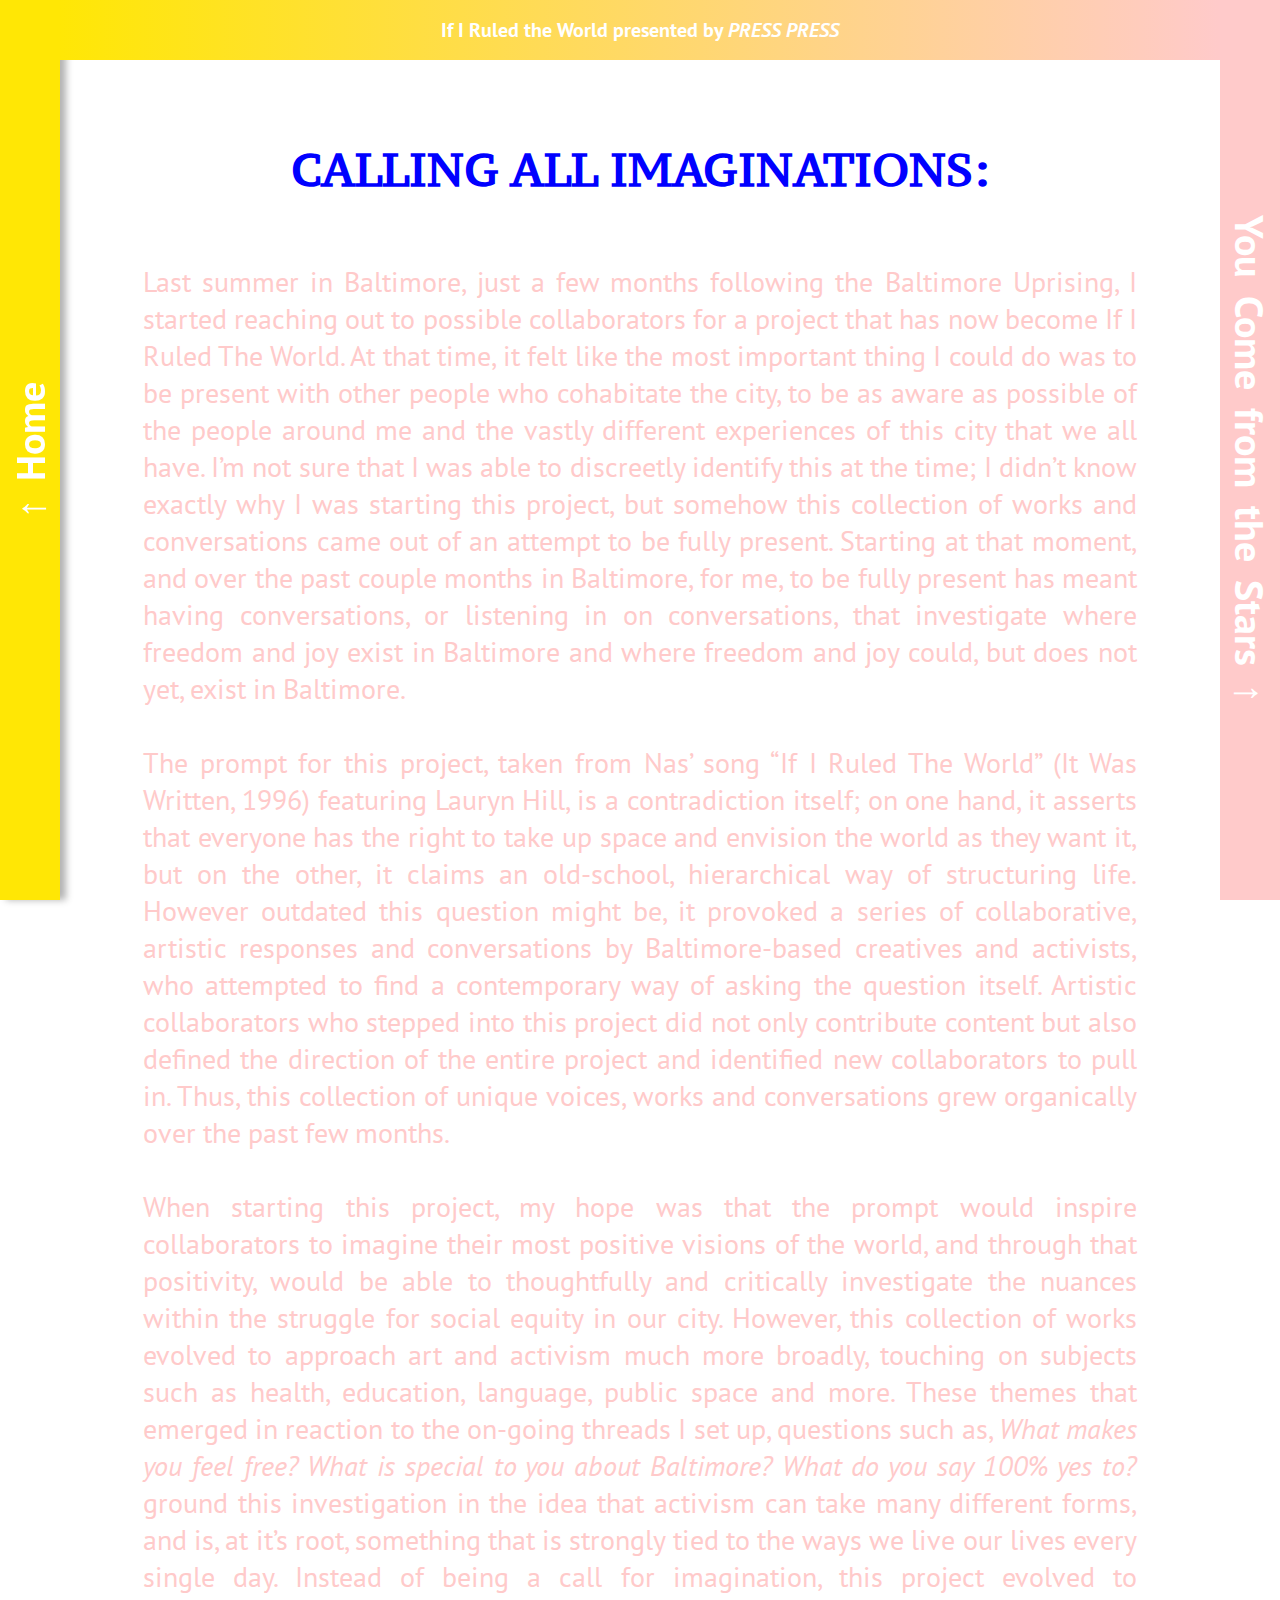
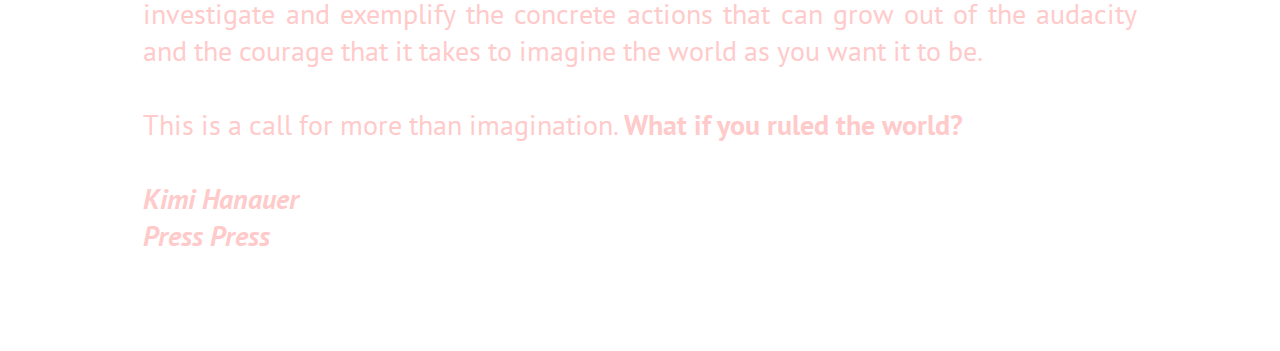
<file: intro.html>
<!DOCTYPE html>

<html>

	<head>
		<title>Intro</title>

		<meta name="viewport" content="width=device-width, initial-scale=1.0">

		<link rel="apple-touch-icon" sizes="57x57" href="favicons/apple-touch-icon-57x57.png">
		<link rel="apple-touch-icon" sizes="60x60" href="favicons/apple-touch-icon-60x60.png">
		<link rel="apple-touch-icon" sizes="72x72" href="favicons/apple-touch-icon-72x72.png">
		<link rel="apple-touch-icon" sizes="76x76" href="favicons/apple-touch-icon-76x76.png">
		<link rel="apple-touch-icon" sizes="114x114" href="favicons/apple-touch-icon-114x114.png">
		<link rel="apple-touch-icon" sizes="120x120" href="favicons/apple-touch-icon-120x120.png">
		<link rel="apple-touch-icon" sizes="144x144" href="favicons/apple-touch-icon-144x144.png">
		<link rel="apple-touch-icon" sizes="152x152" href="favicons/apple-touch-icon-152x152.png">
		<link rel="apple-touch-icon" sizes="180x180" href="favicons/apple-touch-icon-180x180.png">
		<link rel="icon" type="image/png" href="favicons/favicon-32x32.png" sizes="32x32">
		<link rel="icon" type="image/png" href="favicons/android-chrome-192x192.png" sizes="192x192">
		<link rel="icon" type="image/png" href="favicons/favicon-96x96.png" sizes="96x96">
		<link rel="icon" type="image/png" href="favicons/favicon-16x16.png" sizes="16x16">
		<link rel="manifest" href="favicons/manifest.json">
		<link rel="mask-icon" href="favicons/safari-pinned-tab.svg" color="#0000ff">
		<meta name="msapplication-TileColor" content="#da532c">
		<meta name="msapplication-TileImage" content="favicons/mstile-144x144.png">
		<meta name="theme-color" content="#ffffff">

		<link rel="stylesheet" type="text/css" href="css/4.01.css">
		<link rel="stylesheet" type="text/css" href="css/ch1.2.css">

		<link href='https://fonts.googleapis.com/css?family=PT+Sans+Narrow|PT+Sans:400,700,400italic,700italic|PT+Mono|PT+Serif+Caption:400,400italic' rel='stylesheet' type='text/css'>
	</head>

	<body>
		<div class="container">
			<div class="navigation">
				<div class="intro" id="fade">
					<a class="link-back" href="index.html"></a>

					<div class="outer">
						<h1 class="inner1">&#8593;<span class="link-space">_</span>Home</h1>
					</div>
					
				</div>


				<div class="title" id="fade">
					<h1>If I Ruled the World</span> presented by <a href="http://presspress.info/" target="_blank"><span class="italic">PRESS PRESS</a></h1>
				</div>
	
				<div class="afterwards box-shadow" id="fade">

					<a class="link-forward" href="ch1.html"></a>

					<div class="outer">
						<h1 class="inner2"><span class="link-space">_</span>You<span class="link-space">_</span>Come<span class="link-space">_</span>from<span class="link-space">_</span>the<span class="link-space">_</span>Stars<span class="link-space">_</span>&#8593;</h1>
					</div>
				</div>
			</div>

			<div class="title-container no-border">
				<h1 class="ch-heading">
					CALLING ALL IMAGINATIONS: 
				</h1>
			</div>

			<div class="content-container no-border">
				<h3 class="ch-manifest" id="no-bottom">
					Last summer in Baltimore, just a few months following the Baltimore Uprising, I started reaching out to possible collaborators for a project that has now become If I Ruled The World. At that time, it felt like the most important thing I could do was to be present with other people who cohabitate the city, to be as aware as possible of the people around me and the vastly different experiences of this city that we all have. I’m not sure that I was able to discreetly identify this at the time; I didn’t know exactly why I was starting this project, but somehow this collection of works and conversations came out of an attempt to be fully present. Starting at that moment, and over the past couple months in Baltimore, for me, to be fully present has meant having conversations, or listening in on conversations, that investigate where freedom and joy exist in Baltimore and where freedom and joy could, but does not yet, exist in Baltimore.  
					<br>
					<br>
					The prompt for this project, taken from Nas’ song “If I Ruled The World” (It Was Written, 1996) featuring Lauryn Hill, is a contradiction itself; on one hand, it asserts that everyone has the right to take up space and envision the world as they want it, but on the other, it claims an old-school, hierarchical way of structuring life. However outdated this question might be, it provoked a series of collaborative, artistic responses and conversations by Baltimore-based creatives and activists, who attempted to find a contemporary way of asking the question itself. Artistic collaborators who stepped into this project did not only contribute content but also defined the direction of the entire project and identified new collaborators to pull in. Thus, this collection of unique voices, works and conversations grew organically over the past few months.
					<br>
					<br>
					When starting this project, my hope was that the prompt would inspire collaborators to imagine their most positive visions of the world, and through that positivity, would be able to thoughtfully and critically investigate the nuances within the struggle for social equity in our city. However, this collection of works evolved to approach art and activism much more broadly, touching on subjects such as health, education, language, public space and more. These themes that emerged in reaction to the on-going threads I set up, questions such as, <span class="italic">What makes you feel free? What is special to you about Baltimore? What do you say 100% yes to?</span> ground this investigation in the idea that activism can take many different forms, and is, at it’s root, something that is strongly tied to the ways we live our lives every single day. Instead of being a call for imagination, this project evolved to investigate and exemplify the concrete actions that can grow out of the audacity and the courage that it takes to imagine the world as you want it to be. 
					<br>
					<br>
					This is a call for more than imagination. <span class="bold">What if you ruled the world? </span>
					<br>
					<br>
					<span id="afterwards-title2">
						Kimi Hanauer
						<br>
						Press Press
					</span>
					<br>
					<br>
				</h3>
			</div>
		</div>
		
	</body>

</html>
</file>
<file: css/about.css>
/* 	================= 
		MAIN.CSS
	================= */

/* 	==============================================
		BEGIN AUTHOR STYLING
	============================================== */

/** {
	background-color: rgba(0,0,0,0.3);
}*/

body {
}

.content-container {
	width: 80%;
	margin-left: 10%;
	margin-top: 20px;

}

.web {
	display: block;
}


.middle,
.mobile {
	display: none;
}

a:link,
a:visited {
	color: blue;
}


/* 	=============================
		TYPOGRAPHY
	============================= */
.content-title {
	/*margin-top: 130px;*/
	margin-bottom: 30px;
	font-family: 'PT Sans', sans-serif;
	color: blue;
	letter-spacing: 10px;
	font-size: 160px;
	text-align: center;
	font-style: italic;

	/*background: url('../img/background.jpg');
	background-size: 55%;
	background-position: center;
	background-repeat: no-repeat;*/
}

.title-intro {
	width: 66%;
	margin-left: 17%;
	font-family: 'PT Serif Caption', serif;
text-align: left;
	font-size: 16px;
	line-height: 23px;
	font-weight: 400;
	color: blue; 
}


.background {
	margin-top: 60px;
	padding-top: 100px;
	margin-bottom: 0px;
	width: 100%;

	border-top: 1px solid blue;
}

.schedule-title {
	width: 50%;
	padding: 2%;
	margin-top: 60px;
	margin-left: 22.5%;
	padding-bottom: 20px;
	font-family: 'PT Serif Caption', serif;
	font-size: 34px;
	text-align: center;
	line-height: 46px;
	color:blue;

	border: 1px solid blue;
	border-radius: 10px;
	-webkit-border-radius: 10px;
	-moz-border-radius: 10px;
}

.schedule {
	width: 80%;
	margin-left: 10%;
	margin-top: 40px;
}

.sat {
	float: left;
	width: 45%;
	margin-right: 10%;
	padding-bottom: 100px;
}

.sun {
	float: left;
	width: 45%;
	margin-right: 0;
	padding-bottom: 100px;
}

.sat h1,
.sun h1 {
	color: blue;
	font-size: 14px;
}

.line-under {
	border-bottom: 1px solid #ffcaca;
}

.sun a:link,
.sun a:visited {
	color: blue;
}

.stars-promo {
	margin-top: -20px;
	margin-bottom: 70px;
	float: left;
	width: 100%;

}

.stars-promo h1,
.stars-promo h2,
.stars-promo p {
	color: #ffcaca;
	text-align: center;
	/*text-shadow: 2px 2px 5px blue;*/
}

.stars-promo p {
	font-size: 14px;
}

.text-container {
	/* Box-model */
	display: inline-block;
	width: 96%;
	padding: 20px 2%;
	margin-bottom: 50px;
	/* Typography */
	font-size: 30px;
	color:#ffcaca;
	font-family: 'PT Sans', sans-serif;
    text-align: justify;
    font-size: 28px;
    line-height: 37px;
	/* Visual */
	border: 1px solid #ffcaca;
	border-radius: 10px;
	-webkit-border-radius: 10px;
	-moz-border-radius: 10px;
	/* Misc */
}

/*  =======================
    MEDIA QUERIES
    ======================= */

@media (max-width: 1050px) { 
	.content-title {
		width: 90%;
		margin-left: 5%;
		font-size: 100px;
		letter-spacing: 5px;
	}

	.title-intro {
		width: 80%;
		margin-left: 10%;
		font-size: 14px;
		line-height: 21px;
	}

	.stars-promo p {
		font-size: 12px;
	}

	.stars-promo {
		margin-bottom: 50px;

	}

}

@media (max-width: 900px) { 
	
	.middle {
		display: block;
	}


	.web,
	.mobile {
		display: none;
	}

	.schedule-title {
		width: 56%;
		margin-left: 20.5%;
		font-size: 28px;
		line-height: 38px;
	}

	.stars-promo p {
		font-size: 10px;
		margin-bottom: 
	}

	.stars-promo {
		/*margin-bottom: 45px;*/

	}

	.text-container {
		/* Box-model */
		margin-top: 0;
		/* Typography */
	    font-size: 24px;
	    line-height: 33px;
		/* Visual */
		/* Misc */
	}
}

@media (max-width: 750px) { 

	.content-title {
		width: 90%;
		margin-left: 5%;
		font-size: 75px;
	}

	.title-intro {
		width: 80%;
		margin-left: 10%;
		font-size: 12px;
		line-height: 19px;
	}

	.schedule-title {
		width: 56%;
		margin-left: 20.5%;
		padding-top: 20px;
		font-size: 24px;
		line-height: 32px;
	}

	.schedule {
		width: 80%;
		margin-left: 10%;
	}

	.background {
		padding-top: 50px;
	}

	.sat {
		float: left;
		width: 100%;
		margin-bottom: 0px;
		padding-bottom: 30px;
	}

	.sun {
		float: left;
		width: 100%;
		margin-right: 0;
		padding-bottom: 50px;
	}

	.line-under {
		border-bottom: none;
		padding-bottom: 30px;
	}
	
	.stars-promo p {
		font-size: 14px;
		margin-bottom: 
	}

	.stars-promo {
		/*margin-bottom: 45px;*/

	}

	.text-container {
		/* Box-model */
		margin-top: 0;
		/* Typography */
	    font-size: 24px;
	    line-height: 33px;
		/* Visual */
		/* Misc */
	}

}

@media (max-width: 575px) {

	.title-text {
		padding-top: 8px;
	}

	.mobile {
		display: block;
	}


	.web,
	.middle {
		display: none;
	}
	

	.content-title {
		width: 90%;
		margin-left: 5%;
		font-size: 50px;
		letter-spacing: 5px;
	}

	.title-intro {
		width: 80%;
		margin-left: 10%;
		font-size: 12px;
		line-height: 19px;
	}

	.schedule-title {
		width: 56%;
		margin-left: 20.5%;
		padding-top: 20px;
		font-size: 20px;
		line-height: 32px;
	}

	.schedule {
		width: 90%;
		margin-left: 5%;
		margin-top: 40px;
	}

	.sat {
		float: left;
		width: 100%;
		padding-bottom: 0px;
	}

	.sun {
		float: left;
		width: 100%;
		margin-right: 0;
		padding-bottom: 30px;
	}

	.sat h1,
	.sun h1 {
		font-size: 14px;
	}

	.sat p,
	.sun p {
		font-size: 12px;
		line-height: 18px;
	}

	.line-under {
		border-bottom: none;
		padding-bottom: 30px;
	}
	
	.stars-promo p {
		font-size: 12px; 
		line-height: 17px;
	}

	.stars-promo {
		margin-bottom: 35px;

	}

	.text-container {
		/* Box-model */
		margin-top: 0;
		/* Typography */
	    font-size: 24px;
	    line-height: 33px;
		/* Visual */
		/* Misc */
	}

	.background {
		margin-top: 40px;
		padding-top: 40px;
		margin-bottom: 0px;
		width: 100%;

		border-top: 1px solid blue;
	}
}

@media (max-width: 500px) {
	.content-title {
		width: 90%;
		margin-left: 5%;
		font-size: 45px;
		letter-spacing: 1px;
	}

	.title-intro {
		width: 80%;
		margin-left: 10%;
		font-size: 12px;
		line-height: 19px;
		text-align: justify;
	}

	.schedule-title {
		width: 70%;
		margin-left: 14.5%;
		padding: 1%;
		font-size: 16px;
		line-height: 32px;
	}

	.schedule {
		width: 90%;
		margin-left: 5%;
		margin-top: 40px;
	}

	.sat {
		float: left;
		width: 100%;
		margin-bottom: 40px;
	}

	.sun {
		float: left;
		width: 100%;
		margin-right: 0;
	}

	.sat h1,
	.sun h1 {
		font-size: 14px;
	}

	.sat p,
	.sun p {
		font-size: 12px;
		line-height: 18px;
	}

	.line-under {
		border-bottom: none;
		padding-bottom: 30px;
	}
	
	.stars-promo p {
		font-size: 12px; 
		line-height: 17px;
	}

	.stars-promo {
		margin-bottom:0px;

	}

	.text-container {
		/* Box-model */
		margin-top: 0;
		width: 90%;
		margin-left:2.5%;
		/* Typography */
	    font-size: 18px;
	    line-height: 24px;

	    border: none;
		/* Visual */
		/* Misc */
	}

	.background {
		margin-top: 30px;
		padding-top: 30px;
		margin-bottom: 0px;
		width: 100%;

		border-top: none;
	}
}
</file>
<file: css/ch1.2.css>
/* 	================= 
		CHAPTER1.2.CSS
	================= */

/* Positioning */
/* Box-model */
/* Typography */
/* Visual */
/* Misc */

/* 	==============================================
		BEGIN AUTHOR STYLING
	============================================== */

/** {
	background-color: rgba(0,0,0,0.3);
}*/

body {
}

.container {
	width: 100%;
	height: 100%;
}

.web {
	display: block;
}

.middle {
	display: none;
}

.mobile {
	display: none;
}

/* 	=============================
		TEXT STYLING
	============================= */

.ch-heading {
	margin-top: 40px;
	font-family: 'PT Serif Caption', serif;
	font-size: 45px;
	line-height: 58px;
	color: blue;
}

.ch-authors {
	margin-top: 20px;
	margin-bottom: 20px;
	font-family: 'PT Sans', sans-serif;
	text-align: center;
	font-size: 25px;
	font-weight: 400;
	color: blue;
}

.ch-manifest {
	margin-bottom: 10px;
	font-family: 'PT Sans', sans-serif;
	text-align: justify;
	font-size: 28px;
	line-height: 37px;
	color: #ffcaca;
}

.ch-interview {
	width: 65%;
	margin-bottom: 10px;
	margin-left: 5%;
	font-family: 'PT Serif Caption', serif;
	text-align: left;
	font-size: 16px;
	line-height: 23px;
}

.interview1 {
	font-style: italic;
}

.ch-pull {
	float: right;
	width: 56%;
	padding: 2%;
	margin-right: 5%;
	padding-bottom: 15px;
	font-family: 'PT Serif Caption', serif;
	font-size: 34px;
	text-align: center;
	line-height: 46px;
	color: #ffcaca;

	border: 1px solid #ffcaca;
	border-radius: 10px;
	-webkit-border-radius: 10px;
	-moz-border-radius: 10px;
}

.ch-a-descriptions {
	margin-top: 20px;
	margin-left: 15px;
	margin-bottom: 20px;
	font-family: 'PT Sans', sans-serif;
	text-align: left;
	font-size: 18px;
	line-height: 24px;
	font-weight: 400;
	color: blue;
}

#bio {
		font-size: 12px;
		line-height: 20px;
}


/* 	=============================
		IMG
	============================= */

.img-half {
	float: right;
	width: 60%;
	margin-right: 5%;
	margin-bottom: 40px;
}

iframe {
	float: right;
	width: 60%;
	margin-right: 5%;
	margin-bottom: 40px;
}

#img-negative {
	margin-top: -20px;
}

/* 	=============================
		HEADERS
	============================= */


.link-back {
	position: fixed;
	top: 0;
	bottom: 0;
	left: 0;
	width: 60px;
	background-color: rgba(0,0,0,0);
	z-index: 200;
}

.link-forward {
	position: fixed;
	top: 0;
	bottom: 0;
	right: 0;
	width:60px;
	background-color: rgba(0,0,0,0);
	z-index: 200;
	display: block;
}

.link-space {
	color: rgba(0,0,0,0);
}

/* 	=============================
		CONTAINER
	============================= */

.title-container {
	margin-top: 100px;
}

.content-container {

}

.title-container,
.content-container {
	/* Box-model */
	display: inline-block;
	width: 80%;
	margin-left: 10%;
	margin-bottom: 50px;
	/* Typography */
	/* Visual */
	border: 1px solid #ffcaca;
	border-radius: 10px;
	-webkit-border-radius: 10px;
	-moz-border-radius: 10px;
	/* Misc */
}

.no-border {
	border: none;
}

.line-bottom {
	padding-bottom: 40px;
	border-radius: 0px;
	border-bottom: 1px solid #ffcaca;
}

#no-bottom {
	border-bottom: none;
	padding-bottom: 0;
}

/*  =======================
    MEDIA QUERIES
    ======================= */

@media (max-width: 1000px) { 

	/*text styling*/
	.ch-heading {
		margin-top: 40px;
		font-size: 40px;
		line-height: 53px;
	}

	.ch-authors {
		margin-top: 30px;
		font-size: 20px;
	}

	.ch-pull {
		font-size: 30px;
		line-height: 42px;
	}
}

@media (max-width: 900px) { 

	/*text styling*/
	.ch-heading {
		font-size: 38px;
		line-height: 51px;
	}

	.web {
		display: none;
	}

	.middle {
		display: block;
	}

	.mobile {
		display: none;
	}
}

@media (max-width: 750px) { 

	/*text styling*/
	.ch-heading {
		margin-top: 0;
		font-size: 28px;
		line-height: 41px;
	}

	.ch-authors {
		margin-top: 30px;
		font-size: 16px;
	}

	.ch-manifest {
		font-family: 'PT Sans', sans-serif;
		text-align: justify;
		font-size: 23px;
		line-height: 32px;
	}

	.ch-pull {
		font-size: 24px;
		line-height: 36px;
	}
}

@media (max-width: 650px) { 

	/*text styling*/
	.ch-heading {
		margin-top: -20px;
		font-size: 28px;
		line-height: 41px;
	}

	.ch-authors {
		margin-top: 30px;
		font-size: 16px;
	}

	.content-container {
		border: none;
	}

	.ch-manifest {
		padding-bottom: 70px;
		font-size: 23px;
		line-height: 32px;
		border-radius: 0;
		border-bottom: 1px solid #ffcaca;
	}

	.ch-interview {
		width: 90%;
		margin-left: 0;
		margin-bottom: 10px;
		font-family: 'PT Serif Caption', serif;
		text-align: left;
		font-size: 16px;
		line-height: 23px;
	}

	.interview1 {
		font-style: italic;
	}

	.ch-pull {
		float: left;
		width: 90%;
		padding: 2%;
		margin-left: 3%;
		margin-right: 0%;
		padding-bottom: 0;

		border: none;
		border-radius: 0;
	}

	#bio {
			font-size: 12px;
			line-height: 20px;
	}

	/* IMG */

	.img-half {
		float: left;
		width: 90%;
		margin-left: 5%;
		margin-bottom: 40px;
	}

	iframe {
		float: left;
		width: 90%;
		margin-left: 5%;
		margin-bottom: 40px;
	}

	.line-bottom {
		padding-bottom: 40px;
		border-radius: 0px;
		border-bottom: 1px solid #ffcaca;
	}

}

@media (max-width: 550px) { 

	.web {
		display: none;
	}

	.middle {
		display: none;
	}

	.mobile {
		display: block;
	}

	/*text styling*/
	.ch-heading {
		margin-top: -20px;
		font-size: 24px;
		line-height: 37px;
	}

	.content-container {
		border: none;
	}

	.ch-manifest {
		padding-bottom: 70px;
		font-size: 20px;
		line-height: 29px;
		border-radius: 0;
		border-bottom: 1px solid #ffcaca;
	}

	.ch-pull {
		float: left;
		width: 90%;
		padding: 2%;
		margin-left: 3%;
		margin-right: 0%;
		padding-bottom: 0;

		font-size: 22px;
		line-height: 30px;

		border: none;
		border-radius: 0;
	}

	#bio {
			font-size: 12px;
			line-height: 20px;
	}

	/* IMG */

	.img-half {
		float: left;
		width: 90%;
		margin-left: 5%;
		margin-bottom: 40px;
	}

	iframe {
		float: left;
		width: 90%;
		margin-left: 5%;
		margin-bottom: 40px;
	}

	.line-bottom {
		padding-bottom: 40px;
		border-radius: 0px;
		border-bottom: 1px solid #ffcaca;
	}

}
</file>
<file: css/4.01.css>
/* 	================= 
		4.01.CSS
	================= */


/* !!! CSS RESET !!! */

/* http://meyerweb.com/eric/tools/css/reset/ 
   v2.0 | 20110126
   License: none (public domain)
*/

html, body, div, span, applet, object, iframe,
h1, h2, h3, h4, h5, h6, p, blockquote, pre,
a, abbr, acronym, address, big, cite, code,
del, dfn, em, img, ins, kbd, q, s, samp,
small, strike, strong, sub, sup, tt, var,
b, u, i, center,
dl, dt, dd, ol, ul, li,
fieldset, form, label, legend,
table, caption, tbody, tfoot, thead, tr, th, td,
article, aside, canvas, details, embed, 
figure, figcaption, footer, header, hgroup, 
menu, nav, output, ruby, section, summary,
time, mark, audio, video {
	margin: 0;
	padding: 0;
	border: 0;
	font-size: 100%;
	font: inherit;
	vertical-align: baseline;
}
/* HTML5 display-role reset for older browsers */
article, aside, details, figcaption, figure, 
footer, header, hgroup, menu, nav, section {
	display: block;
}
body {
	line-height: 1;
}
ol, ul {
	list-style: none;
}
blockquote, q {
	quotes: none;
}
blockquote:before, blockquote:after,
q:before, q:after {
	content: '';
	content: none;
}
table {
	border-collapse: collapse;
	border-spacing: 0;
}

/* Positioning */
/* Box-model */
/* Typography */
/* Visual */
/* Misc */

/* 	==============================================
		BEGIN AUTHOR STYLING
	============================================== */

/** {
	background-color: rgba(0,0,0,0.3);
}*/

body {
	/*background-color: blue;*/
}

.container {
	width: 100%;
	height: 100%;
	max-width: 100%;
    overflow-x: hidden;
}

.coming-soon {
	display: none;
}

/* 	=============================
		TEXT STYLING
	============================= */

.title h1 {
	margin-top: 20px;
	font-size: 20px;
}

.title a:link,
.title a:visited {
	color: white;
	text-decoration: none;
}

.title a:hover {
	color: blue;
}

.italic {
	font-style: italic;
}

.bold {
	font-weight: bold;
}

h1 {
	color: white;
	font-family: 'PT Sans', sans-serif;
	font-weight: 700;
	text-align: center;
	font-size: 40px;
}

h3 {
	padding: 15px 15px 0 15px;
	line-height: 30px;
	font-family: 'PT Serif Caption', serif;
	font-weight: 400;
	font-size: 28px;
}

p {
	padding: 20px 15px 15px 15px;
	font-family: 'PT Mono', monospace;
	font-weight: 400;
	font-size: 12px;
	line-height: 17px;
	color: blue;
	text-align: justify;
}

.ch-title {
	font-family: 'PT Sans', sans-serif;
	font-weight: 600;
	font-size: 13px;
}

.author-name {
	margin-left: -2px;
	font-family: 'PT Sans', sans-serif;
	font-weight: 700;
	font-style: italic;
	font-size: 13px;
}

#afterwards-title1 {
	font-family: 'PT Sans', sans-serif;
	font-weight: 600;

}

#afterwards-title2 {
	font-family: 'PT Sans', sans-serif;
	font-weight: 600;
	font-style: italic;
}

.kimi {
	font-style: italic;
}

#click1,
#click2 {
	cursor: pointer;
}

#click1 {
	position: fixed;
	top: 155px;
	left: -500px;
	
	padding-bottom:10px;

	-moz-transform: rotate(90deg);
 	-webkit-transform: rotate(90deg);
  	transform: rotate(90deg);
	z-index: 100;
	border-top: 1px solid #ffe705;
	border-left: 1px solid #ffe705;
	border-right: 1px solid #ffe705;
	background-color: white;
}

#click2 {
	position: fixed;
	top: 155px;
	right: -500px;
	
	padding-bottom:10px;

	-moz-transform: rotate(-90deg);
 	-webkit-transform: rotate(-90deg);
  	transform: rotate(-90deg);
	z-index: 100;
	border-top: 1px solid #ffcaca;
	border-left: 1px solid #ffcaca;
	border-right: 1px solid #ffcaca;
	background-color: white;
}

/* 	=============================
		HEADERS
	============================= */

.inner1 {
	position: absolute;
	top: 50%;
	left: 50%;
	-moz-transform: translateX(-50%) translateY(-50%) rotate(-90deg);
 	-webkit-transform: translateX(-50%) translateY(-50%) rotate(-90deg);
  	transform:  translateX(-50%) translateY(-50%) rotate(-90deg);
}

.inner2 {
	position: absolute;
	top: 50%;
	left: 50%;
	-moz-transform: translateX(-50%) translateY(-50%) rotate(90deg);
 	-webkit-transform: translateX(-50%) translateY(-50%) rotate(90deg);
  	transform:  translateX(-50%) translateY(-50%) rotate(90deg);
}

.intro,
.intro-close {
	-webkit-transition: box-shadow 0.2s;
    -moz-transition: box-shadow 0.2s;
    -o-transition: box-shadow 0.2s;
    transition: box-shadow 0.2s;
}

.intro,
.intro-close {
	position: fixed;
	top: 0;
	bottom: 0;
	width:60px;
	background-color: #ffe705;
	z-index: 100;

}

.intro-close {
	background-color: rgba(0,0,0,0);
	z-index: 200;
	display: none;

}

.intro:hover,
.intro-close:hover,
.afterwards:hover {
	cursor: pointer;
}

.intro:hover,
.intro-close:hover {
	-webkit-box-shadow: 6px 0 7px rgba(0,0,0,0.3);
	-moz-box-shadow: 6px 0 7px rgba(0,0,0,0.3);
	box-shadow: 6px 0 7px rgba(0,0,0,0.3);
}

.afterwards:hover {
	-webkit-box-shadow: -6px 0 7px rgba(0,0,0,0.3);
	-moz-box-shadow: -6px 0 7px rgba(0,0,0,0.3);
	box-shadow: -6px 0 7px rgba(0,0,0,0.3);
}

.no-shadow:hover {
	cursor: inherit;
	box-shadow: none;
}

.box-shadow:hover {
	-webkit-box-shadow: -6px 0 7px rgba(0,0,0,0.3);
	-moz-box-shadow: -6px 0 7px rgba(0,0,0,0.3);
	box-shadow: -6px 0 7px rgba(0,0,0,0.3);
}

.external-link1 {
	position: fixed;
	top: 0;
	bottom: 0;
	left: 0;
	background-color: rgba(0,0,0,0);
	z-index: 200;
	display: none;
}

.external-link2 {
	position: fixed;
	top: 0;
	bottom: 0;
	right: 0;
	width:60px;
	background-color: rgba(0,0,0,0);
	z-index: 200;
	display: block;
}

/*.afterwards:hover {
	-webkit-box-shadow: -6px 0 7px rgba(0,0,0,0.3);
	-moz-box-shadow: -6px 0 7px rgba(0,0,0,0.3);
	box-shadow: -6px 0 7px rgba(0,0,0,0.3);
}*/

.title {
	position: fixed;
	top: 0;
	right: 60px;
	left: 60px;
	height:60px;

	background: #ffcaca; /* For browsers that do not support gradients */
	background: -webkit-linear-gradient(left, #ffe705 , #ffcaca); /* For Safari 5.1 to 6.0 */
	background: -o-linear-gradient(right, #ffe705, #ffcaca); /* For Opera 11.1 to 12.0 */
	background: -moz-linear-gradient(right, #ffe705, #ffcaca); /* For Firefox 3.6 to 15 */
	background: linear-gradient(to right, #ffe705 , #ffcaca); /* Standard syntax */
	z-index: 300;

}

.afterwards {
	position: fixed;
	top: 0;
	right: 0;
	bottom: 0;
	width:60px;
	background-color: #ffcaca;
	z-index: 100;

}

/* 	=============================
		HEADER TEXT
	============================= */

.intro-text {
	position: fixed;
	top: 60px;
	left: -1000px;
	bottom: 0;
	width: 600px;
	overflow-y:scroll;
	background-color: white;
	color: #ffe705;
	border-right: 1px solid #ffe705;
	z-index: 10;

}

/* 	=============================
		LINKS
	============================= */

	.pub-link,
	.about-link {
		position: fixed;
		width: 120px;
		height: 120px;
		background-repeat: no-repeat;
   	 	background-position: center;
    	background-size: 100%;
    	z-index: 100;
	}

	.pub-link {
		bottom: 0;
		right:150px;
		background-image: url('../img/icons/pub.png');
	}

	.pub-link:hover {
		background-image: url('../img/icons/pub-hov.png');
	}

	.about-link {
		bottom: 0;
		right:60px;
		background-image: url('../img/icons/abt.png');
	}

	.about-link:hover {
		background-image: url('../img/icons/abt-hov.png');
	}

/* 	=============================
		TABLE Styling
	============================= */

.table-container {
	/* Box-model */
	width: 80%;
	margin-top: 100px;
	margin-left: 10%;
	margin-bottom: 50px;
	/* Typography */
	/* Visual */
	border: 1px solid #ffcaca;
	border-radius: 10px;
	-webkit-border-radius: 10px;
	-moz-border-radius: 10px;
	/* Misc */
}

ul {
	width: 100%;
    display: table;
    table-layout: fixed; /* optional, for equal spacing */
    border-collapse: collapse;
}

.ch1 {
	background-image: url('../img/2.01/1.png');
}
.ch2 {
	background-image: url('../img/2.01/2.png');
}
.ch3 {
	background-image: url('../img/2.01/3.png');
}
.ch4 {
	background-image: url('../img/2.01/4.png');
}
.ch5 {
	background-image: url('../img/2.01/5.png');
}
.ch6 {
	background-image: url('../img/2.01/6.png');
}
.ch7 {
	background-image: url('../img/2.01/7.png');
}
.ch8 {
	background-image: url('../img/2.01/8.png');
}
.ch9 {
	background-image: url('../img/2.01/9.png');
}
.ch10 {
	background-image: url('../img/2.01/10.png');
}

li {

	/*-webkit-transition: background-color 0.7s;
    -moz-transition: background-color 0.7s;
    -o-transition: background-color 0.7s;
    transition: background-color 0.7s;*/

	height: 500px;
	border-right: 1px solid #ffcaca;
	border-bottom: 1px solid #ffcaca;

	display: table-cell;
	/*vertical-align: middle;*/
    background-repeat: no-repeat;
    background-position: center;
    background-size: 60%;
}

.ch3,
.ch4,
.ch5,
.ch6,
.ch7,
.ch8,
.ch9,
.ch10 {
	vertical-align: middle;
	
}

li:nth-child(5) {
	border-right: none;
}

.no-bottom {
	border-bottom: none;
}

li a {
	width: 15.9%;
	position: absolute;
	height: 500px;
	display:block;
    text-decoration:none;
}

a:hover {
	/*cursor: default;*/
}

.ch1:hover
/*.ch6:hover*/ {
	background-color: #ffe705;
	background-image: none;
}

.ch2:hover
/*.ch7:hover */{
	background-color: #ffdb55;
	background-image: none;
}

/*.ch3:hover,
.ch8:hover {
	background-color: #ffd582;
	background-image: none;
}

.ch4:hover,
.ch9:hover {
	background-color: #ffcfa7;
	background-image: none;
}

.ch5:hover,
.ch10:hover {
	background-color: #ffcaca;
	background-image: none;
}*/

.tl {
	border-radius: 10px 0 0 0;
	-webkit-border-radius: 10px 0 0 0;
	-moz-border-radius: 10px 0 0 0;
}

.tr {
	border-radius: 0 10px 0 0;
	-webkit-border-radius: 0 10px 0 0;
	-moz-border-radius: 0 10px 0 0;
}

.br {
	border-radius: 0 0 10px 0;
	-webkit-border-radius: 0 0 10px 0;
	-moz-border-radius: 0 0 10px 0;
}

.bl {
	border-radius: 0 0 0 10px;
	-webkit-border-radius: 0 0 0 10px;
	-moz-border-radius: 0 0 0 10px;
}

/*  =======================
    IMG
    ======================= */
.full-image {
	width: 100%;
}


/*  =======================
    MEDIA QUERIES
    ======================= */

@media (max-width: 1050px) { 

	/*container*/

	.table-container {
		width: 76%;
		margin-left: 12%;
	}

	/*Typography*/

	.ch-title {
		font-size: 11px;
	}
	p {
		font-size: 10px;
	}

	.author-name {
		font-size: 11px;
	}
}

@media (max-width: 900px) { 

	/*typography*/

	p {
		font-size: 14px;
		line-height: 21px;
	}

	.ch-title {
		font-size: 15px;
	}

	.author-name {
		font-size: 15px;
	}

	/*container*/

	.table-container {
		margin-bottom: 20px;
		width: 70%;
		margin-left: 15%;

	}
	
	li {

		display: block;
		height: 250px;
		border: none;
		border-bottom: 1px solid #ffcaca;
		background-size: 25%;
	}

	li a {
		width: 70%;
		position: absolute;
		height: 250px;
	}

	.no-bottom {
		border-bottom: 1px solid #ffcaca;
	}

	.tl {
		border-radius: 10px 10px 0 0;
		-webkit-border-radius: 10px 10px 0 0;
		-moz-border-radius: 10px 10px 0 0;
	}

	.tr {
		border-radius: 0;
	}
	.bl {
		border-radius: 0;
	}

	.br {
		border-radius: 0 0 10px 10px;
		-webkit-border-radius: 0 0 10px 10px;
		-moz-border-radius: 0 0 10px 10px;
		border-bottom: none;
	}

/*	.ch1 {
		background-image: none;
	}
	.ch2 {
		background-image: none;
	}
	.ch3 {
		background-image: none;
	}
	.ch4 {
		background-image: none;
	}
	.ch5 {
		background-image: none;
	}
	.ch6 {
		background-image: none;
	}
	.ch7 {
		background-image: none;
	}
	.ch8 {
		background-image: none;
	}
	.ch9 {
		background-image: none;
	}
	.ch10 {
		background-image: none;
	}*/

	.ch1:hover {
		background-color: #ffe705;
	}

	.ch2:hover {
		background-color: #ffe12c;
	}

	/*.ch3:hover {
		background-color: #ffdd47;
	}

	.ch4:hover {
		background-color: #ffda60;
	}

	.ch5:hover {
		background-color: #ffd676;
	}

	.ch6:hover {
		background-color: #ffd489;
	}

	.ch7:hover {
		background-color: #ffd09e;
	}

	.ch8:hover {
		background-color: #ffccbe;
	}

	.ch9:hover {
		background-color: #ffccbe;
	}

	.ch10:hover {
		background-color: #ffcaca
	}*/

	.intro-text,
	.intro-close {
		display: none;
	}

	.external-link1 {
		width: 60px;
		display: block;
	}

}

@media (max-width: 750px) {

	.coming-soon {
		position: fixed;
		bottom: 10px;
		width: 100%;
		display: block;
		color: blue;
		font-size: 16px;

	}

	/*typography*/
	.title h1 {
		margin-top: 12px;
		font-size: 18px;
	}

	h1 {
		font-size: 30px;
	}

	/*navigation*/

	.ch1,
	.ch2 {
		background-image: none;
	}

	.ch2 {
		border-bottom: none;
		border-radius: 0 0 10px 10px;
		-webkit-border-radius: 0 0 10px 10px;
		-moz-border-radius: 0 0 10px 10px;
	}

	.ch3,
	.ch4,
	.ch5,
	.ch6,
	.ch7,
	.ch8,
	.ch9,
	.ch10 {
		display: none;
	}

	.table-container {
		margin-top: 80px;
		border-color:blue;

	}

	.intro,
	.afterwards,
	.external-link1,
	.external-link2 {
		width: 40px;
	}

	.title {
		right: 40px;
		left: 40px;
		height:40px;
	}

	li {
		height: 300px;
		border-color:blue;
	}

	li a {
		height: 300px;
	}

	.no-bottom {
		border-color: blue;
	}

	

}

@media screen and (max-width: 575px) { 

	/*typography*/
	.title h1 {
		padding-top: 7px;
		font-size: 16px;
	}

	h1 {
		font-size: 26px;
	}
	
	/*navigation*/

	.intro,
	.afterwards {
		width: 30px;
	}

	.title {
		right: 30px;
		left: 30px;
		height:50px;
	}

	.table-container {
		margin-top: 70px;

	}

	li {
		height: 400px;
	}

	li a {
		height: 400px;
	}

	p {
		font-size: 24px;
		line-height: 36px;
	}

	.ch-title {
		font-size: 25px;
	}

	.author-name {
		font-size: 25px;
	}


	.desc-text {
		display: none;
	}

	.ch1 {
		background-color: #ffe705;
	}

	.ch2 {
		background-color: #ffe12c;
	}

	.ch3 {
		background-color: #ffdd47;
	}

	.ch4 {
		background-color: #ffda60;
	}

	.ch5 {
		background-color: #ffd676;
	}
	.ch6 {
		background-color: #ffd489;
	}

	.ch7 {
		background-color: #ffd09e;
	}

	.ch8 {
		background-color: #ffccbe;
	}

	.ch9 {
		background-color: #ffccbe;
	}

	.ch10 {
		background-color: #ffcaca
	}

	/* links*/
	
	.pub-link {
		display: none;
	}

	.about-link {
		right:50px;
	}

}

@media (max-width: 376px) { 

	.title h1 {
		width: 80%;
		margin-left: 10%;
		line-height: 19px;
		margin-top: 1px;
	}

	h1.inner1,
	h1.inner2 {
		font-size: 20px;
	}
}


#fade {
    -webkit-animation: fadein 2s; /* Safari, Chrome and Opera > 12.1 */
       -moz-animation: fadein 2s; /* Firefox < 16 */
        -ms-animation: fadein 2s; /* Internet Explorer */
         -o-animation: fadein 2s; /* Opera < 12.1 */
            animation: fadein 2s;
}

@keyframes fadein {
    from { opacity: 0; }
    to   { opacity: 1; }
}

/* Firefox < 16 */
@-moz-keyframes fadein {
    from { opacity: 0; }
    to   { opacity: 1; }
}

/* Safari, Chrome and Opera > 12.1 */
@-webkit-keyframes fadein {
    from { opacity: 0; }
    to   { opacity: 1; }
}

/* Internet Explorer */
@-ms-keyframes fadein {
    from { opacity: 0; }
    to   { opacity: 1; }
}

/* Opera < 12.1 */
@-o-keyframes fadein {
    from { opacity: 0; }
</file>
